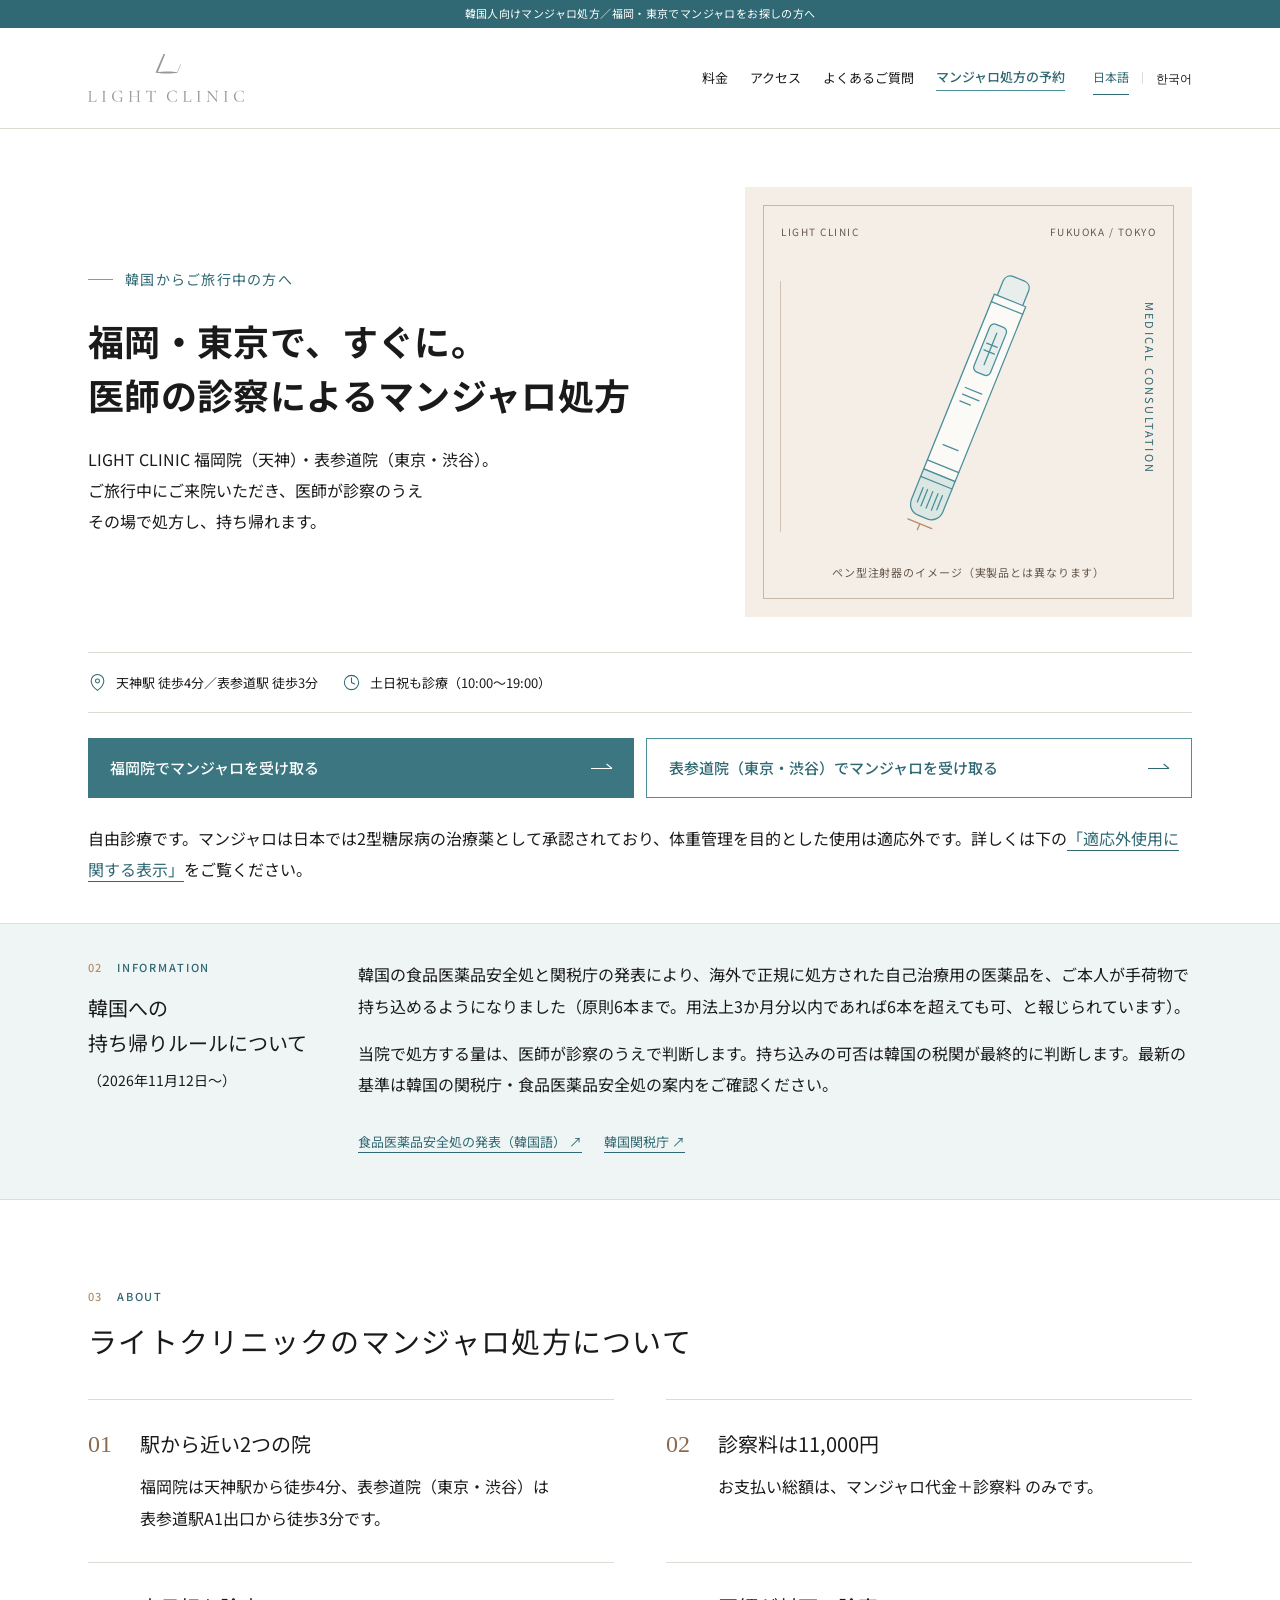
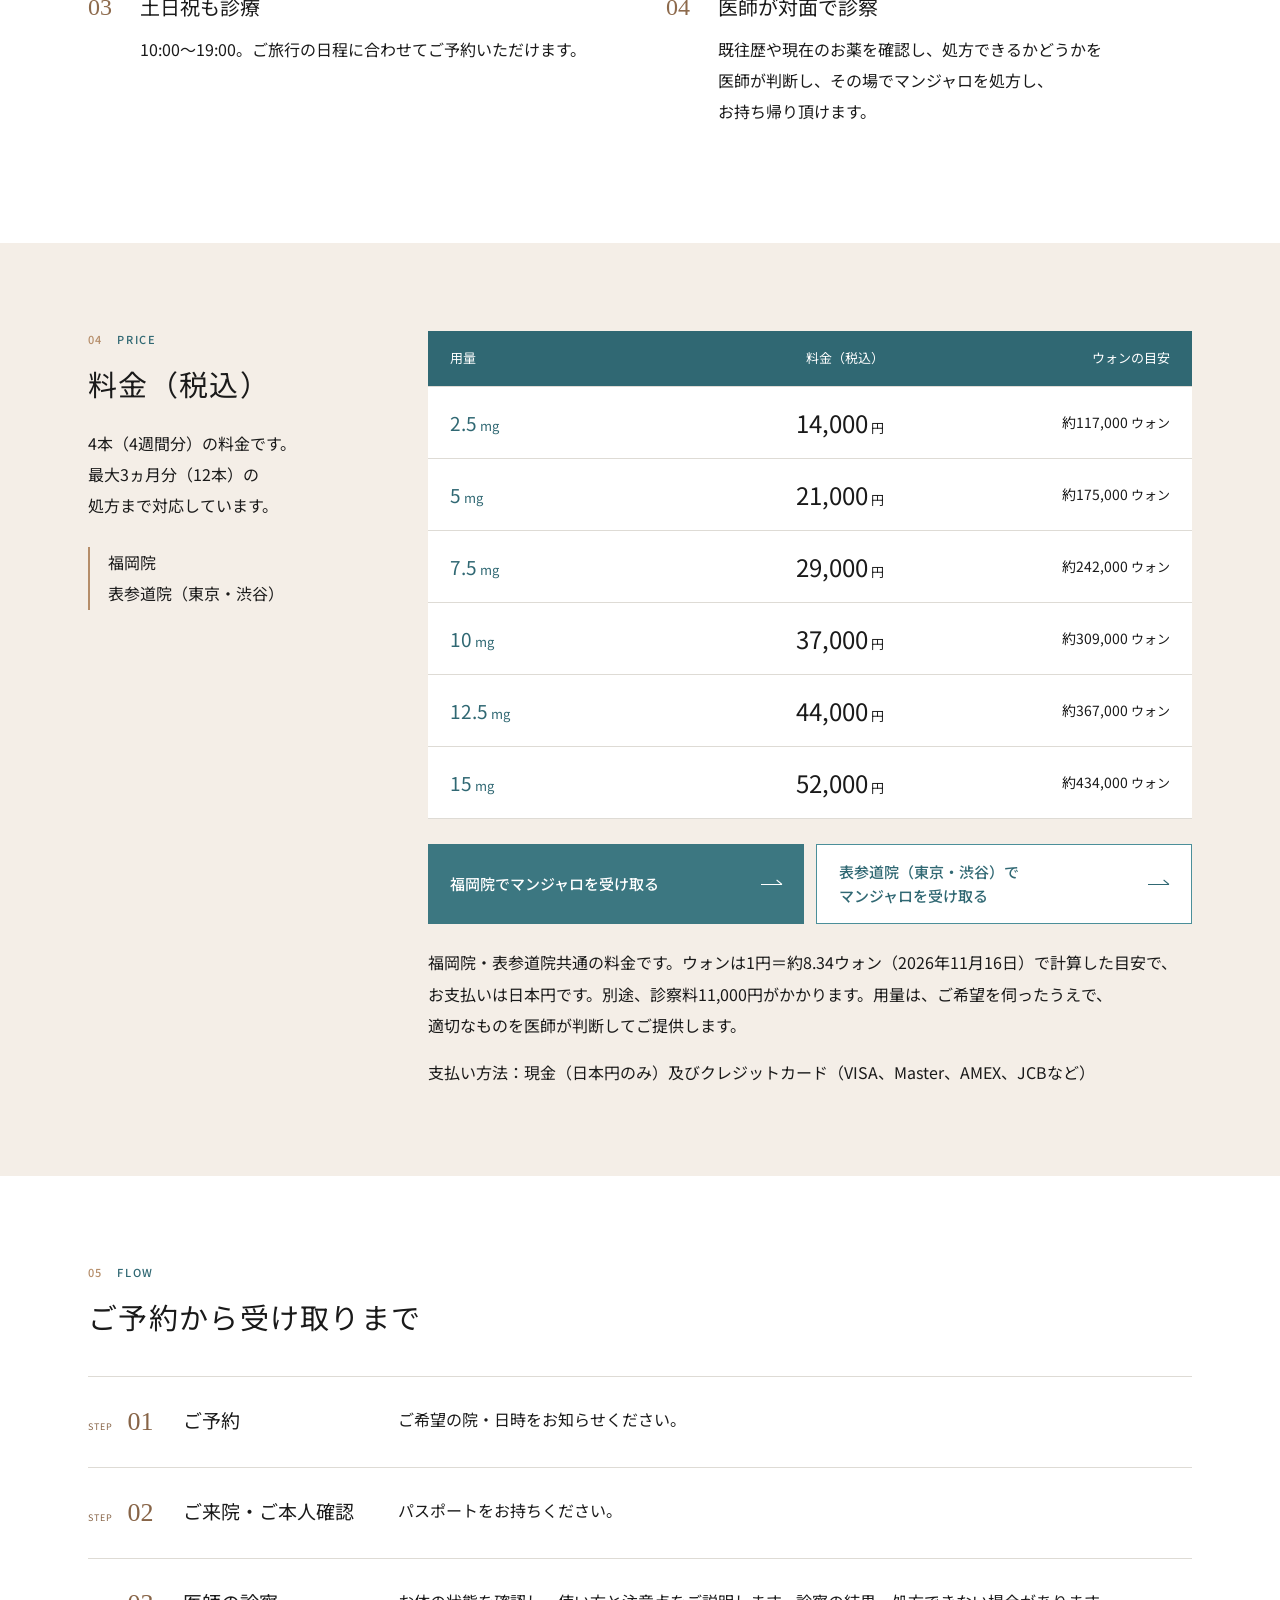
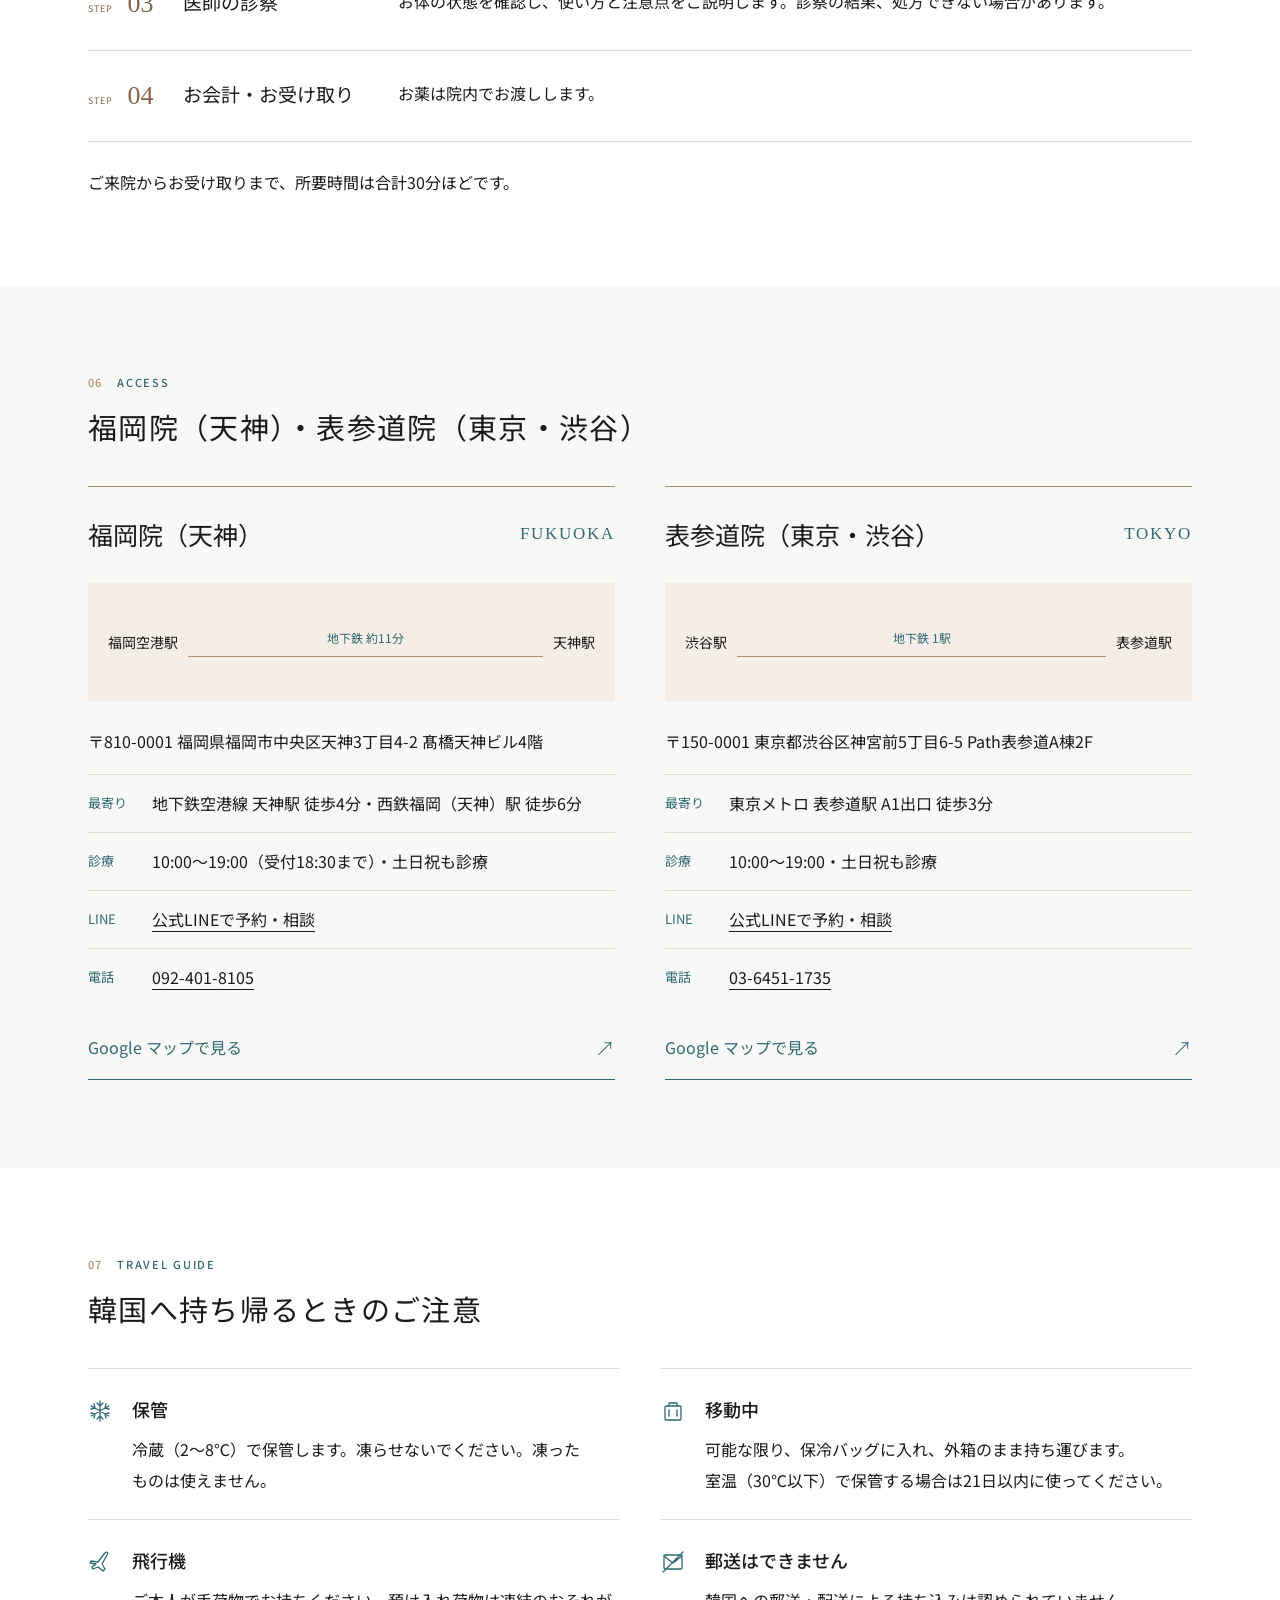
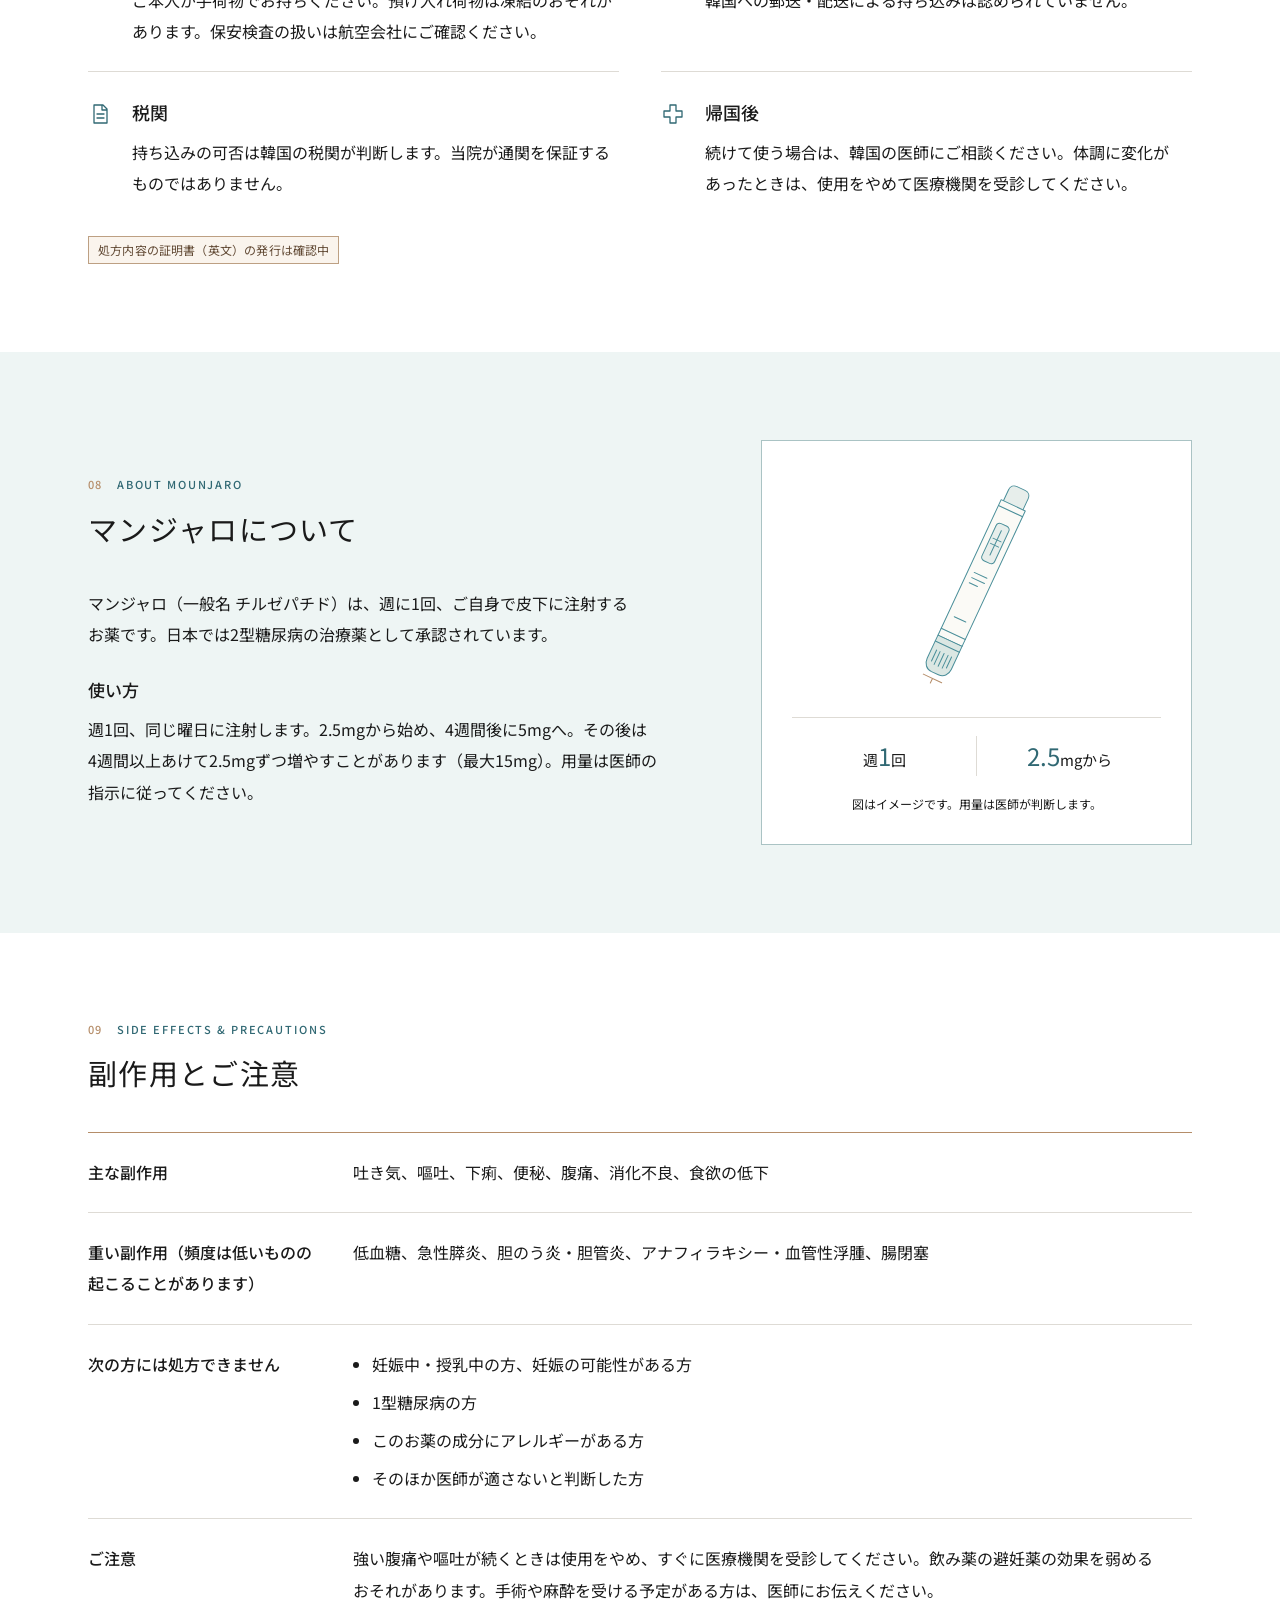
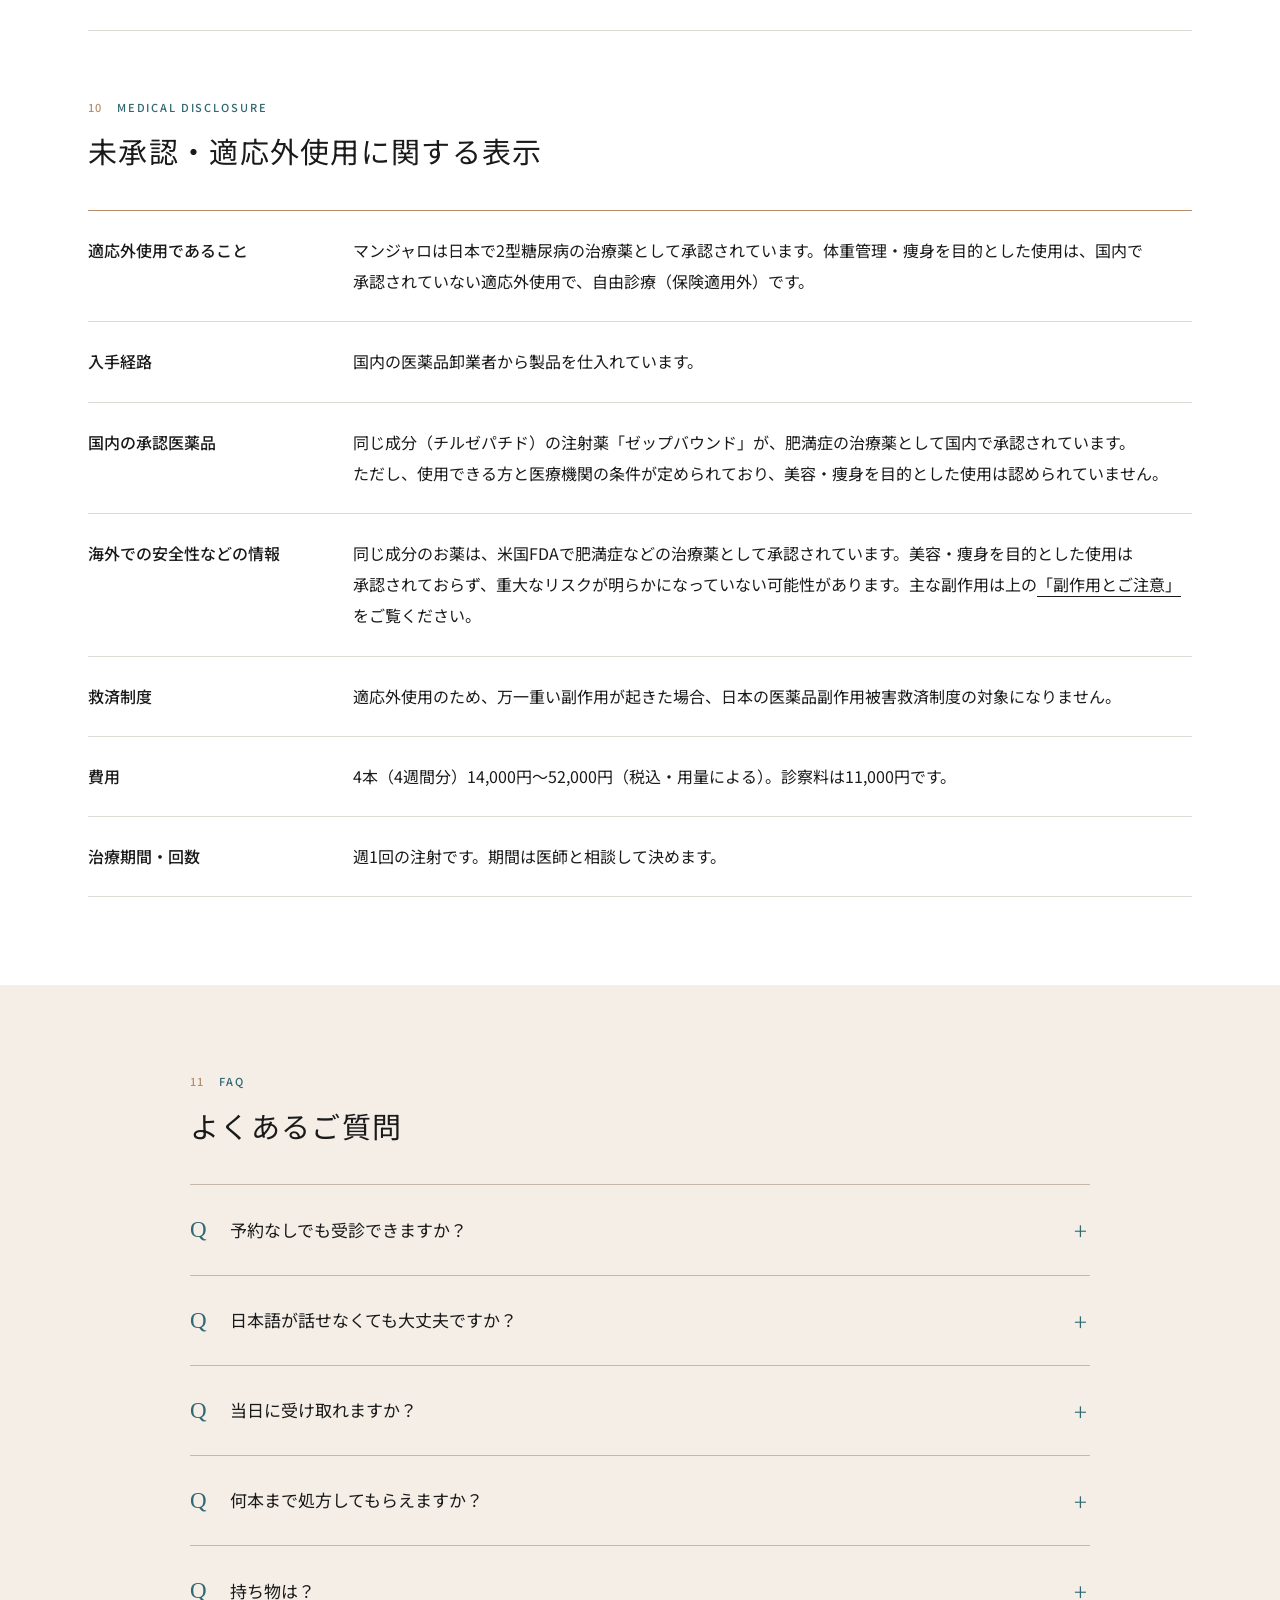
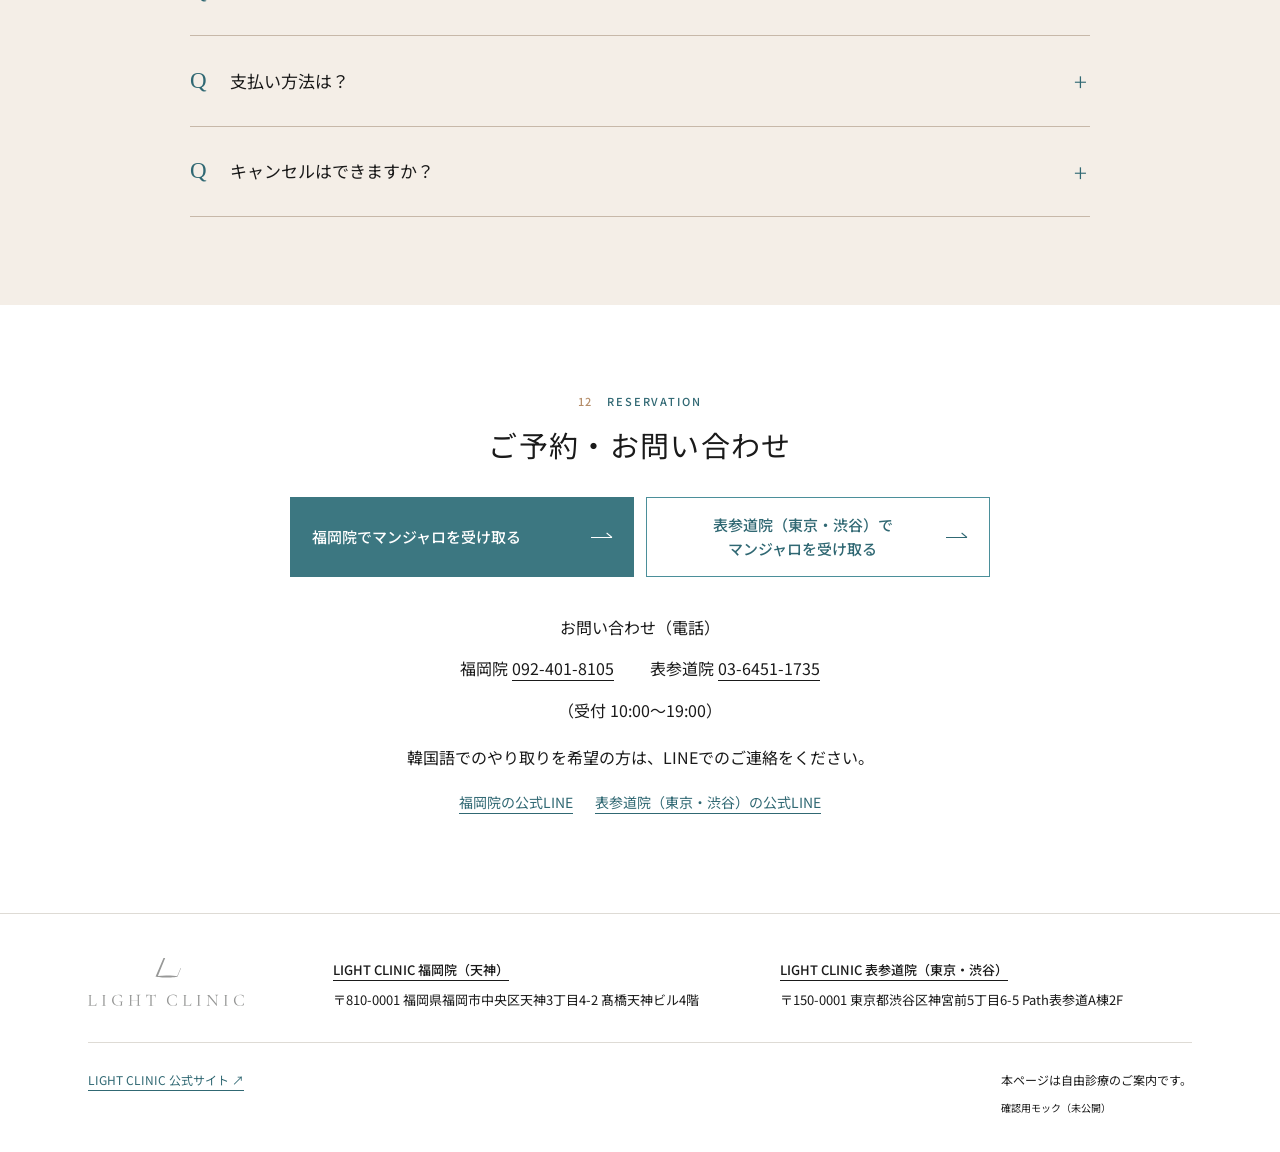
<file: index.html>
<!doctype html>
<html lang="ja"><head><meta charset="utf-8"><meta name="viewport" content="width=device-width, initial-scale=1, viewport-fit=cover"><meta name="robots" content="noindex,nofollow"><meta name="description" content="韓国からご旅行中の方へ。LIGHT CLINIC 福岡院・表参道院での医師の診察によるマンジャロ処方、料金、ご来院の流れ、注意事項のご案内。確認用モックです。"><meta name="theme-color" content="#4b8f9a"><title>マンジャロ処方のご案内｜LIGHT CLINIC 福岡院・表参道院｜確認用モック</title><link rel="icon" type="image/svg+xml" href="assets/img/logo.svg"><link rel="preconnect" href="https://fonts.googleapis.com"><link rel="preconnect" href="https://fonts.gstatic.com" crossorigin><link href="https://fonts.googleapis.com/css2?family=Noto+Sans+JP:wght@400;500;600;700&family=Noto+Sans+KR:wght@400;500;600;700&display=swap" rel="stylesheet"><link rel="stylesheet" href="assets/css/style.css?v=20261121"><link rel="alternate" hreflang="ja" href="index.html"><link rel="alternate" hreflang="ko" href="ko/index.html"></head>
<body><div class="mock-banner"><span class="phrase">韓国人向けマンジャロ処方／</span><wbr><span class="phrase">福岡・東京でマンジャロをお探しの方へ</span></div><a class="skip-link" href="#main">本文へ移動</a>
<header class="site-header wrap"><a class="brand" href="index.html" aria-label="LIGHT CLINIC"><img src="assets/img/logo.svg" width="156" height="48" alt="LIGHT CLINIC"></a><div class="header-right"><nav class="header-nav" aria-label="ページ内メニュー"><a href="#price">料金</a><a href="#access">アクセス</a><a href="#faq">よくあるご質問</a><a class="nav-reserve" href="#reserve">マンジャロ処方の予約</a></nav><nav class="languages" aria-label="言語切り替え"><a href="index.html" lang="ja" hreflang="ja" aria-current="page">日本語</a><span class="language-divider" aria-hidden="true"></span><a href="ko/index.html" lang="ko" hreflang="ko" >한국어</a></nav></div></header><main id="main">
<section class="hero" data-block="1" id="intro"><div class="wrap"><div class="hero-grid"><div><p class="hero-kicker">韓国からご旅行中の方へ</p><h1><span class="hero-title-place"><span class="phrase">福岡・東京で、</span><wbr><span class="phrase">すぐに。</span></span><span class="hero-title-treatment"><span class="phrase">医師の診察による</span><wbr><span class="phrase">マンジャロ処方</span></span></h1><p class="hero-intro"><span class="phrase">LIGHT CLINIC 福岡院（天神）・</span><wbr><span class="phrase">表参道院（東京・渋谷）。</span><wbr><span class="phrase">ご旅行中にご来院いただき、</span><wbr><span class="phrase">医師が診察のうえ</span><wbr><span class="phrase">その場で処方し、持ち帰れます。</span></p></div><figure class="hero-art"><div class="hero-art-top" aria-hidden="true"><span>LIGHT CLINIC</span><span>FUKUOKA / TOKYO</span></div><span class="art-line" aria-hidden="true"></span><img src="assets/img/injection-pen.svg" width="150" height="360" alt="ペン型注射器を表した抽象的な線画"><span class="art-side" aria-hidden="true">MEDICAL CONSULTATION</span><figcaption>ペン型注射器のイメージ（実製品とは異なります）</figcaption></figure></div><ul class="hero-points"><li><svg class="small-icon" viewBox="0 0 24 24" fill="none" stroke="currentColor" stroke-width="1.3" stroke-linecap="round" stroke-linejoin="round" aria-hidden="true"><path d="M20 10c0 6-8 12-8 12S4 16 4 10a8 8 0 1 1 16 0Z"/><circle cx="12" cy="10" r="2.5"/></svg>天神駅 徒歩4分／表参道駅 徒歩3分</li><li><svg class="small-icon" viewBox="0 0 24 24" fill="none" stroke="currentColor" stroke-width="1.3" stroke-linecap="round" stroke-linejoin="round" aria-hidden="true"><circle cx="12" cy="12" r="9"/><path d="M12 6v6l4 2"/></svg>土日祝も診療（10:00〜19:00）</li></ul><div class="cta-pair"><a class="button " href="https://line.me/R/ti/p/@632whsjq" target="_blank" rel="noopener noreferrer"><span class="button-copy"><span class="button-clinic">福岡院で</span><wbr><span class="button-action">マンジャロを受け取る</span></span><span class="arrow" aria-hidden="true"></span></a><a class="button secondary" href="https://liff.line.me/2008442521-nXGVcefE" target="_blank" rel="noopener noreferrer"><span class="button-copy"><span class="button-clinic">表参道院（東京・渋谷）で</span><wbr><span class="button-action">マンジャロを受け取る</span></span><span class="arrow" aria-hidden="true"></span></a></div><p class="hero-disclosure">自由診療です。マンジャロは日本では2型糖尿病の治療薬として承認されており、体重管理を目的とした使用は適応外です。詳しくは下の<a href="#disclosure">「適応外使用に関する表示」</a>をご覧ください。</p></div></section>
<section class="notice" data-block="2" id="notice"><div class="wrap notice-grid"><div><p class="eyebrow"><span class="section-number">02</span>INFORMATION</p><h2><span class="phrase">韓国への</span><wbr><span class="phrase">持ち帰りルールについて</span><span class="notice-date">（2026年11月12日〜）</span></h2></div><div><p>韓国の食品医薬品安全処と関税庁の発表により、海外で正規に処方された自己治療用の医薬品を、ご本人が手荷物で持ち込めるようになりました（原則6本まで。用法上3か月分以内であれば6本を超えても可、と報じられています）。</p><p>当院で処方する量は、医師が診察のうえで判断します。持ち込みの可否は韓国の税関が最終的に判断します。最新の基準は韓国の関税庁・食品医薬品安全処の案内をご確認ください。</p><div class="source-links"><a href="https://www.mfds.go.kr/brd/m_99/view.do?seq=50487" target="_blank" rel="noopener noreferrer">食品医薬品安全処の発表（韓国語） ↗</a><a href="https://www.customs.go.kr/kcs/main.do" target="_blank" rel="noopener noreferrer">韓国関税庁 ↗</a></div></div></div></section>
<section id="about" class="section " data-block="3"><div class="wrap"><div class="section-head"><p class="eyebrow"><span class="section-number">03</span>ABOUT</p><h2><span class="phrase">ライトクリニックの</span><wbr><span class="phrase">マンジャロ処方について</span></h2></div><div class="about-grid"><div class="about-item"><span class="item-num" aria-hidden="true">01</span><div><h3>駅から近い2つの院</h3><div><span class="phrase">福岡院は</span><wbr><span class="phrase">天神駅から徒歩4分、</span><wbr><span class="phrase">表参道院（東京・渋谷）は</span><wbr><span class="phrase">表参道駅A1出口から</span><wbr><span class="phrase">徒歩3分です。</span></div></div></div><div class="about-item"><span class="item-num" aria-hidden="true">02</span><div><h3>診察料は11,000円</h3><div><span class="phrase">お支払い総額は、</span><wbr><span class="phrase">マンジャロ代金＋診察料 </span><wbr><span class="phrase">のみです。</span></div></div></div><div class="about-item"><span class="item-num" aria-hidden="true">03</span><div><h3>土日祝も診療</h3><div>10:00〜19:00。ご旅行の日程に合わせてご予約いただけます。</div></div></div><div class="about-item"><span class="item-num" aria-hidden="true">04</span><div><h3>医師が対面で診察</h3><div><span class="phrase">既往歴や現在のお薬を確認し、</span><wbr><span class="phrase">処方できるかどうかを</span><wbr><span class="phrase">医師が判断し、</span><wbr><span class="phrase">その場でマンジャロを処方し、</span><wbr><span class="phrase">お持ち帰り頂けます。</span></div></div></div></div></div></section>
<section class="section price-section" id="price" data-block="4"><div class="wrap price-layout"><div><div class="section-head"><p class="eyebrow"><span class="section-number">04</span>PRICE</p><h2>料金（税込）</h2></div><p>4本（4週間分）の料金です。</p><p class="prescription-limit"><span class="phrase">最大3ヵ月分（12本）の</span><wbr><span class="phrase">処方まで対応しています。</span></p><div class="price-context">福岡院<br>表参道院（東京・渋谷）</div></div><div><table class="price-table"><caption class="visually-hidden">福岡院・表参道院共通・4本（4週間分）の料金（税込）</caption><thead><tr><th scope="col">用量</th><th scope="col">料金（税込）</th><th scope="col">ウォンの目安</th></tr></thead><tbody><tr><th scope="row">2.5<span class="unit">mg</span></th><td>14,000<span class="unit">円</span></td><td>約117,000<span class="unit">ウォン</span></td></tr><tr><th scope="row">5<span class="unit">mg</span></th><td>21,000<span class="unit">円</span></td><td>約175,000<span class="unit">ウォン</span></td></tr><tr><th scope="row">7.5<span class="unit">mg</span></th><td>29,000<span class="unit">円</span></td><td>約242,000<span class="unit">ウォン</span></td></tr><tr><th scope="row">10<span class="unit">mg</span></th><td>37,000<span class="unit">円</span></td><td>約309,000<span class="unit">ウォン</span></td></tr><tr><th scope="row">12.5<span class="unit">mg</span></th><td>44,000<span class="unit">円</span></td><td>約367,000<span class="unit">ウォン</span></td></tr><tr><th scope="row">15<span class="unit">mg</span></th><td>52,000<span class="unit">円</span></td><td>約434,000<span class="unit">ウォン</span></td></tr></tbody></table><div class="cta-pair"><a class="button " href="https://line.me/R/ti/p/@632whsjq" target="_blank" rel="noopener noreferrer"><span class="button-copy"><span class="button-clinic">福岡院で</span><wbr><span class="button-action">マンジャロを受け取る</span></span><span class="arrow" aria-hidden="true"></span></a><a class="button secondary" href="https://liff.line.me/2008442521-nXGVcefE" target="_blank" rel="noopener noreferrer"><span class="button-copy"><span class="button-clinic">表参道院（東京・渋谷）で</span><wbr><span class="button-action">マンジャロを受け取る</span></span><span class="arrow" aria-hidden="true"></span></a></div><p class="table-notes"><span class="phrase">福岡院・表参道院共通の料金です。</span><wbr><span class="phrase">ウォンは</span><wbr><span class="phrase">1円＝約8.34ウォン</span><wbr><span class="phrase">（2026年11月16日）で</span><wbr><span class="phrase">計算した目安で、</span><wbr><span class="phrase">お支払いは日本円です。</span><wbr><span class="phrase">別途、診察料11,000円が</span><wbr><span class="phrase">かかります。</span><wbr><span class="phrase">用量は、</span><wbr><span class="phrase">ご希望を伺ったうえで、</span><wbr><span class="phrase">適切なものを</span><wbr><span class="phrase">医師が判断してご提供します。</span></p><p><span class="phrase">支払い方法：</span><wbr><span class="phrase">現金（日本円のみ）及び</span><wbr><span class="phrase">クレジットカード</span><wbr><span class="phrase">（VISA、Master、AMEX、JCBなど）</span></p></div></div></section>
<section id="flow" class="section " data-block="5"><div class="wrap"><div class="section-head"><p class="eyebrow"><span class="section-number">05</span>FLOW</p><h2><span class="phrase">ご予約から</span><wbr><span class="phrase">受け取りまで</span></h2></div><ol class="steps"><li class="step"><span class="step-index" aria-hidden="true">01</span><h3>ご予約</h3><div class="step-body">ご希望の院・日時をお知らせください。</div></li><li class="step"><span class="step-index" aria-hidden="true">02</span><h3><span class="phrase">ご来院・</span><wbr><span class="phrase">ご本人確認</span></h3><div class="step-body">パスポートをお持ちください。</div></li><li class="step"><span class="step-index" aria-hidden="true">03</span><h3>医師の診察</h3><div class="step-body">お体の状態を確認し、使い方と注意点をご説明します。診察の結果、処方できない場合があります。</div></li><li class="step"><span class="step-index" aria-hidden="true">04</span><h3><span class="phrase">お会計・</span><wbr><span class="phrase">お受け取り</span></h3><div class="step-body">お薬は院内でお渡しします。</div></li></ol><p class="flow-note"><span class="phrase">ご来院からお受け取りまで、</span><wbr><span class="phrase">所要時間は合計30分ほどです。</span></p></div></section>
<section id="access" class="section access-section" data-block="6"><div class="wrap"><div class="section-head"><p class="eyebrow"><span class="section-number">06</span>ACCESS</p><h2><span class="phrase">福岡院（天神）・</span><wbr><span class="phrase">表参道院（東京・渋谷）</span></h2></div><div class="clinics"><article class="clinic"><div class="clinic-name"><h3>福岡院（天神）</h3><span class="city">FUKUOKA</span></div><div class="route" aria-label="電車でのアクセス"><span class="route-stop">福岡空港駅</span><span class="route-connection">地下鉄 約11分</span><span class="route-stop">天神駅</span></div><address><span lang="ja">〒810-0001 福岡県福岡市中央区天神3丁目4-2 髙橋天神ビル4階</span></address><dl><div><dt>最寄り</dt><dd>地下鉄空港線 天神駅 徒歩4分・西鉄福岡（天神）駅 徒歩6分</dd></div><div><dt>診療</dt><dd>10:00〜19:00（受付18:30まで）・土日祝も診療</dd></div><div><dt>LINE</dt><dd><a href="https://line.me/R/ti/p/@632whsjq" target="_blank" rel="noopener noreferrer">公式LINEで予約・相談</a></dd></div><div><dt>電話</dt><dd><a href="tel:092-401-8105">092-401-8105</a></dd></div></dl><a class="map-link" href="https://maps.app.goo.gl/uGo4LGGmjviSatcZ6" target="_blank" rel="noopener noreferrer">Google マップで見る<span class="external" aria-hidden="true">↗</span></a></article><article class="clinic"><div class="clinic-name"><h3><span class="phrase">表参道院</span><wbr><span class="phrase">（東京・渋谷）</span></h3><span class="city">TOKYO</span></div><div class="route" aria-label="電車でのアクセス"><span class="route-stop">渋谷駅</span><span class="route-connection">地下鉄 1駅</span><span class="route-stop">表参道駅</span></div><address><span lang="ja">〒150-0001 東京都渋谷区神宮前5丁目6-5 Path表参道A棟2F</span></address><dl><div><dt>最寄り</dt><dd>東京メトロ 表参道駅 A1出口 徒歩3分</dd></div><div><dt>診療</dt><dd>10:00〜19:00・土日祝も診療</dd></div><div><dt>LINE</dt><dd><a href="https://liff.line.me/2008442521-nXGVcefE" target="_blank" rel="noopener noreferrer">公式LINEで予約・相談</a></dd></div><div><dt>電話</dt><dd><a href="tel:03-6451-1735">03-6451-1735</a></dd></div></dl><a class="map-link" href="https://maps.app.goo.gl/s62KAz49sCM9kB3t7" target="_blank" rel="noopener noreferrer">Google マップで見る<span class="external" aria-hidden="true">↗</span></a></article></div></div></section>
<section id="travel" class="section " data-block="7"><div class="wrap"><div class="section-head"><p class="eyebrow"><span class="section-number">07</span>TRAVEL GUIDE</p><h2><span class="phrase">韓国へ持ち帰るときの</span><wbr><span class="phrase">ご注意</span></h2></div><div class="travel-grid"><div class="travel-item"><svg class="small-icon" viewBox="0 0 24 24" fill="none" stroke="currentColor" stroke-width="1.3" stroke-linecap="round" stroke-linejoin="round" aria-hidden="true"><path d="M12 2v20M3.3 7l17.4 10M3.3 17 20.7 7M9 4l3 3 3-3M9 20l3-3 3 3M3 10l4-1-1-4M18 19l-1-4 4-1M3 14l4 1-1 4M18 5l-1 4 4 1"/></svg><div><h3>保管</h3><p>冷蔵（2〜8℃）で保管します。凍らせないでください。凍ったものは使えません。</p></div></div><div class="travel-item"><svg class="small-icon" viewBox="0 0 24 24" fill="none" stroke="currentColor" stroke-width="1.3" stroke-linecap="round" stroke-linejoin="round" aria-hidden="true"><rect x="4" y="7" width="16" height="14" rx="1"/><path d="M8 7V4h8v3M8 11v6M16 11v6"/></svg><div><h3>移動中</h3><p><span class="phrase">可能な限り、</span><wbr><span class="phrase">保冷バッグに入れ、</span><wbr><span class="phrase">外箱のまま持ち運びます。</span><wbr><span class="phrase">室温（30℃以下）で</span><wbr><span class="phrase">保管する場合は</span><wbr><span class="phrase">21日以内に使ってください。</span></p></div></div><div class="travel-item"><svg class="small-icon" viewBox="0 0 24 24" fill="none" stroke="currentColor" stroke-width="1.3" stroke-linecap="round" stroke-linejoin="round" aria-hidden="true"><path d="m3 11 7 1 6-8c2-3 5-2 3 1l-5 9 3 5-2 2-5-4-5 2-1-2 4-3-6-1z"/></svg><div><h3>飛行機</h3><p>ご本人が手荷物でお持ちください。預け入れ荷物は凍結のおそれがあります。保安検査の扱いは航空会社にご確認ください。</p></div></div><div class="travel-item"><svg class="small-icon" viewBox="0 0 24 24" fill="none" stroke="currentColor" stroke-width="1.3" stroke-linecap="round" stroke-linejoin="round" aria-hidden="true"><rect x="3" y="5" width="18" height="14" rx="1"/><path d="m3 6 9 7 9-7M2 22 22 2"/></svg><div><h3>郵送はできません</h3><p>韓国への郵送・配送による持ち込みは認められていません。</p></div></div><div class="travel-item"><svg class="small-icon" viewBox="0 0 24 24" fill="none" stroke="currentColor" stroke-width="1.3" stroke-linecap="round" stroke-linejoin="round" aria-hidden="true"><path d="M6 3h9l4 4v14H6zM14 3v5h5M9 12h7M9 16h7"/></svg><div><h3>税関</h3><p>持ち込みの可否は韓国の税関が判断します。当院が通関を保証するものではありません。</p></div></div><div class="travel-item"><svg class="small-icon" viewBox="0 0 24 24" fill="none" stroke="currentColor" stroke-width="1.3" stroke-linecap="round" stroke-linejoin="round" aria-hidden="true"><path d="M9 3h6v6h6v6h-6v6H9v-6H3V9h6z"/></svg><div><h3>帰国後</h3><p>続けて使う場合は、韓国の医師にご相談ください。体調に変化があったときは、使用をやめて医療機関を受診してください。</p></div></div></div><p class="badge-line"><span class="badge">処方内容の証明書（英文）の発行は確認中</span></p></div></section>
<section class="section medicine-section" id="medicine" data-block="8"><div class="wrap medicine-layout"><div class="medicine-text"><div class="section-head"><p class="eyebrow"><span class="section-number">08</span>ABOUT MOUNJARO</p><h2>マンジャロについて</h2></div><p>マンジャロ（一般名 チルゼパチド）は、週に1回、ご自身で皮下に注射するお薬です。日本では2型糖尿病の治療薬として承認されています。</p><h3>使い方</h3><p>週1回、同じ曜日に注射します。2.5mgから始め、4週間後に5mgへ。その後は4週間以上あけて2.5mgずつ増やすことがあります（最大15mg）。用量は医師の指示に従ってください。</p></div><figure class="medicine-diagram"><img src="assets/img/injection-pen.svg" width="150" height="360" loading="lazy" alt="ペン型注射器を表した抽象的な線画"><div class="medicine-facts"><div>週<strong>1</strong>回</div><div><strong>2.5</strong>mgから</div></div><figcaption>図はイメージです。用量は医師が判断します。</figcaption></figure></div></section>
<section id="safety" class="section safety-section" data-block="9"><div class="wrap"><div class="section-head"><p class="eyebrow"><span class="section-number">09</span>SIDE EFFECTS & PRECAUTIONS</p><h2>副作用とご注意</h2></div><dl class="medical-list"><div><dt>主な副作用</dt><dd>吐き気、嘔吐、下痢、便秘、腹痛、消化不良、食欲の低下</dd></div><div><dt>重い副作用（頻度は低いものの起こることがあります）</dt><dd>低血糖、急性膵炎、胆のう炎・胆管炎、アナフィラキシー・血管性浮腫、腸閉塞</dd></div><div><dt>次の方には処方できません</dt><dd><ul><li>妊娠中・授乳中の方、妊娠の可能性がある方</li><li>1型糖尿病の方</li><li>このお薬の成分にアレルギーがある方</li><li>そのほか医師が適さないと判断した方</li></ul></dd></div><div><dt>ご注意</dt><dd>強い腹痛や嘔吐が続くときは使用をやめ、すぐに医療機関を受診してください。飲み薬の避妊薬の効果を弱めるおそれがあります。手術や麻酔を受ける予定がある方は、医師にお伝えください。</dd></div></dl></div></section>
<section id="disclosure" class="section disclosure-section" data-block="10"><div class="wrap"><div class="section-head"><p class="eyebrow"><span class="section-number">10</span>MEDICAL DISCLOSURE</p><h2>未承認・適応外使用に関する表示</h2></div><dl class="medical-list"><div><dt>適応外使用であること</dt><dd>マンジャロは日本で2型糖尿病の治療薬として承認されています。体重管理・痩身を目的とした使用は、国内で承認されていない適応外使用で、自由診療（保険適用外）です。</dd></div><div><dt>入手経路</dt><dd><span class="phrase">国内の医薬品卸業者から</span><wbr><span class="phrase">製品を仕入れています。</span></dd></div><div><dt>国内の承認医薬品</dt><dd>同じ成分（チルゼパチド）の注射薬「ゼップバウンド」が、肥満症の治療薬として国内で承認されています。ただし、使用できる方と医療機関の条件が定められており、美容・痩身を目的とした使用は認められていません。</dd></div><div><dt>海外での安全性などの情報</dt><dd>同じ成分のお薬は、米国FDAで肥満症などの治療薬として承認されています。美容・痩身を目的とした使用は承認されておらず、重大なリスクが明らかになっていない可能性があります。主な副作用は上の<a href="#safety">「副作用とご注意」</a>をご覧ください。</dd></div><div><dt>救済制度</dt><dd>適応外使用のため、万一重い副作用が起きた場合、日本の医薬品副作用被害救済制度の対象になりません。</dd></div><div><dt>費用</dt><dd>4本（4週間分）14,000円〜52,000円（税込・用量による）。診察料は11,000円です。</dd></div><div><dt>治療期間・回数</dt><dd>週1回の注射です。期間は医師と相談して決めます。</dd></div></dl></div></section>
<section id="faq" class="section faq-section" data-block="11"><div class="narrow"><div class="section-head"><p class="eyebrow"><span class="section-number">11</span>FAQ</p><h2>よくあるご質問</h2></div><div class="faq-list"><details><summary>予約なしでも受診できますか？</summary><div class="faq-answer"><p><span class="phrase">前日までに</span><wbr><span class="phrase">公式LINEから</span><wbr><span class="phrase">ご予約をお願いします。</span></p><div class="line-links"><a href="https://line.me/R/ti/p/@632whsjq" target="_blank" rel="noopener noreferrer">福岡院の公式LINE</a><a href="https://liff.line.me/2008442521-nXGVcefE" target="_blank" rel="noopener noreferrer">表参道院（東京・渋谷）の公式LINE</a></div></div></details><details><summary>日本語が話せなくても大丈夫ですか？</summary><div class="faq-answer"><p><span class="phrase">はい、大丈夫です。</span><wbr><span class="phrase">問診などに必要な内容は</span><wbr><span class="phrase">韓国語の資料でご用意しています。</span><wbr><span class="phrase">必要に応じて</span><wbr><span class="phrase">英語や翻訳アプリを通じた対話で</span><wbr><span class="phrase">対応可能です。</span></p></div></details><details><summary>当日に受け取れますか？</summary><div class="faq-answer"><p>診察のうえ処方となった場合、当日に院内でお渡しします。在庫の状況により、お渡しできない用量がある場合があります。</p></div></details><details><summary>何本まで処方してもらえますか？</summary><div class="faq-answer"><p><span class="phrase">医師が診察のうえで判断しますが、</span><wbr><span class="phrase">最大3ヵ月分（12本）まで</span><wbr><span class="phrase">処方可能です。</span></p></div></details><details><summary>持ち物は？</summary><div class="faq-answer"><p><span class="phrase">パスポート、</span><wbr><span class="phrase">現在使っているお薬が分かるもの、</span><wbr><span class="phrase">必要に応じて</span><wbr><span class="phrase">保冷バッグをお持ちください。</span></p></div></details><details><summary>支払い方法は？</summary><div class="faq-answer"><p><span class="phrase">現金（日本円のみ）及び</span><wbr><span class="phrase">クレジットカード</span><wbr><span class="phrase">（VISA、Master、AMEX、JCBなど）で</span><wbr><span class="phrase">お支払いいただけます。</span></p></div></details><details><summary>キャンセルはできますか？</summary><div class="faq-answer"><p><span class="phrase">可能です。</span><wbr><span class="phrase">予約後、</span><wbr><span class="phrase">ご都合悪くなった場合は、</span><wbr><span class="phrase">LINEにて</span><wbr><span class="phrase">キャンセルしたい旨の</span><wbr><span class="phrase">ご連絡をしてください。</span></p></div></details></div></div></section>
<section id="reserve" class="section reserve-section" data-block="12"><div class="wrap"><div class="section-head"><p class="eyebrow"><span class="section-number">12</span>RESERVATION</p><h2>ご予約・お問い合わせ</h2></div><div class="cta-pair"><a class="button " href="https://line.me/R/ti/p/@632whsjq" target="_blank" rel="noopener noreferrer"><span class="button-copy"><span class="button-clinic">福岡院で</span><wbr><span class="button-action">マンジャロを受け取る</span></span><span class="arrow" aria-hidden="true"></span></a><a class="button secondary" href="https://liff.line.me/2008442521-nXGVcefE" target="_blank" rel="noopener noreferrer"><span class="button-copy"><span class="button-clinic">表参道院（東京・渋谷）で</span><wbr><span class="button-action">マンジャロを受け取る</span></span><span class="arrow" aria-hidden="true"></span></a></div><div class="phone-block"><p>お問い合わせ（電話）</p><div class="phones"><span>福岡院 <a href="tel:092-401-8105">092-401-8105</a></span><span>表参道院 <a href="tel:03-6451-1735">03-6451-1735</a></span></div><p>（受付 10:00〜19:00）</p><p><span class="phrase">韓国語でのやり取りを希望の方は、</span><wbr><span class="phrase">LINEでのご連絡をください。</span></p><div class="line-links"><a href="https://line.me/R/ti/p/@632whsjq" target="_blank" rel="noopener noreferrer">福岡院の公式LINE</a><a href="https://liff.line.me/2008442521-nXGVcefE" target="_blank" rel="noopener noreferrer">表参道院（東京・渋谷）の公式LINE</a></div></div></div></section>
</main><footer class="site-footer"><div class="wrap"><div class="footer-main"><a class="brand" href="https://light-clinic.co.jp/" target="_blank" rel="noopener noreferrer"><img src="assets/img/logo.svg" width="156" height="48" loading="lazy" alt="LIGHT CLINIC"></a>
<address><b><a href="https://light-clinic.co.jp/clinic/fukuoka/" target="_blank" rel="noopener noreferrer">LIGHT CLINIC 福岡院（天神）</a></b><span lang="ja">〒810-0001 福岡県福岡市中央区天神3丁目4-2 髙橋天神ビル4階</span></address>
<address><b><a href="https://light-clinic.co.jp/clinic/omotesando/" target="_blank" rel="noopener noreferrer">LIGHT CLINIC <span class="phrase">表参道院</span><wbr><span class="phrase">（東京・渋谷）</span></a></b><span lang="ja">〒150-0001 東京都渋谷区神宮前5丁目6-5 Path表参道A棟2F</span></address>
</div><div class="footer-bottom"><a class="official-link" href="https://light-clinic.co.jp/" target="_blank" rel="noopener noreferrer">LIGHT CLINIC 公式サイト ↗</a><p>本ページは自由診療のご案内です。<small class="footer-mock">確認用モック（未公開）</small></p></div></div></footer><nav class="mobile-reserve" aria-label="予約のご案内"><div class="cta-pair"><a class="button " href="https://line.me/R/ti/p/@632whsjq" target="_blank" rel="noopener noreferrer"><span class="button-copy"><span class="button-clinic">福岡院で</span><wbr><span class="button-action">マンジャロを受け取る</span></span><span class="arrow" aria-hidden="true"></span></a><a class="button secondary" href="https://liff.line.me/2008442521-nXGVcefE" target="_blank" rel="noopener noreferrer"><span class="button-copy"><span class="button-clinic">表参道院（東京・渋谷）で</span><wbr><span class="button-action">マンジャロを受け取る</span></span><span class="arrow" aria-hidden="true"></span></a></div></nav></body></html>
</file>
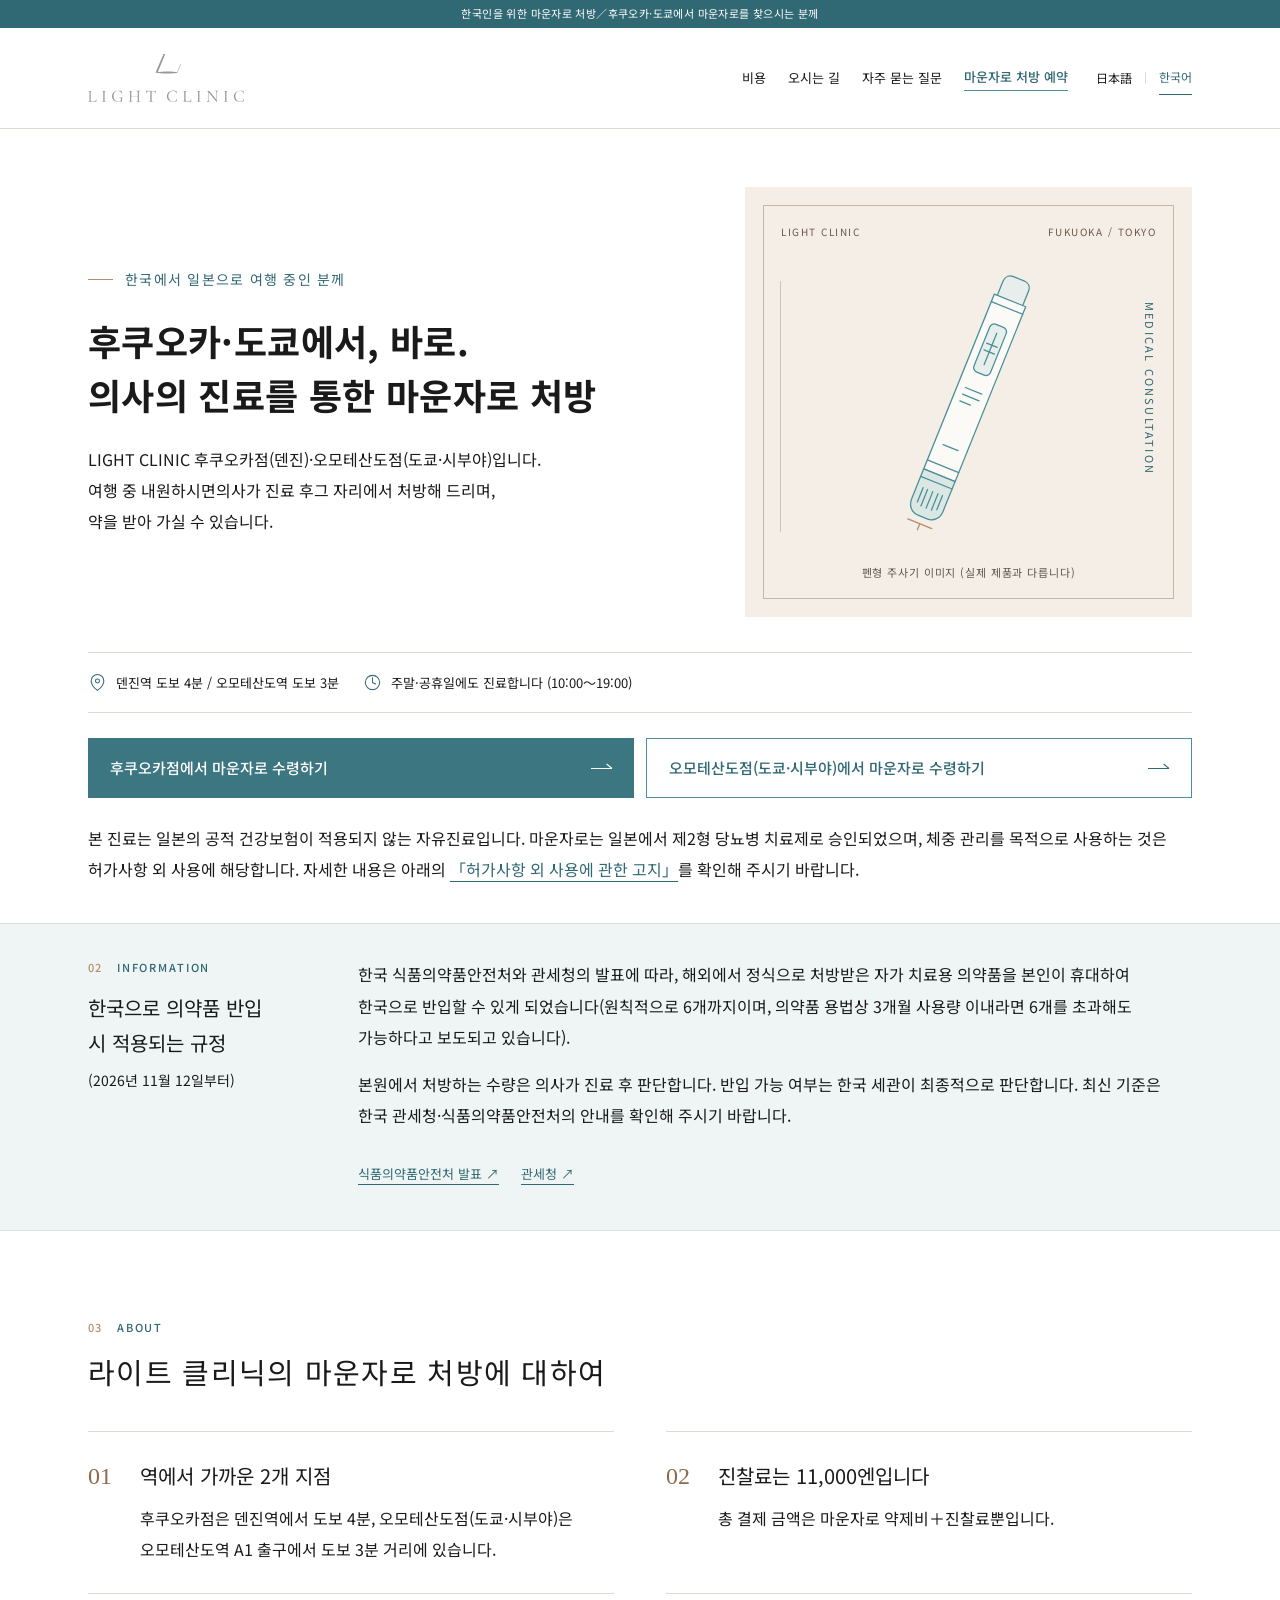
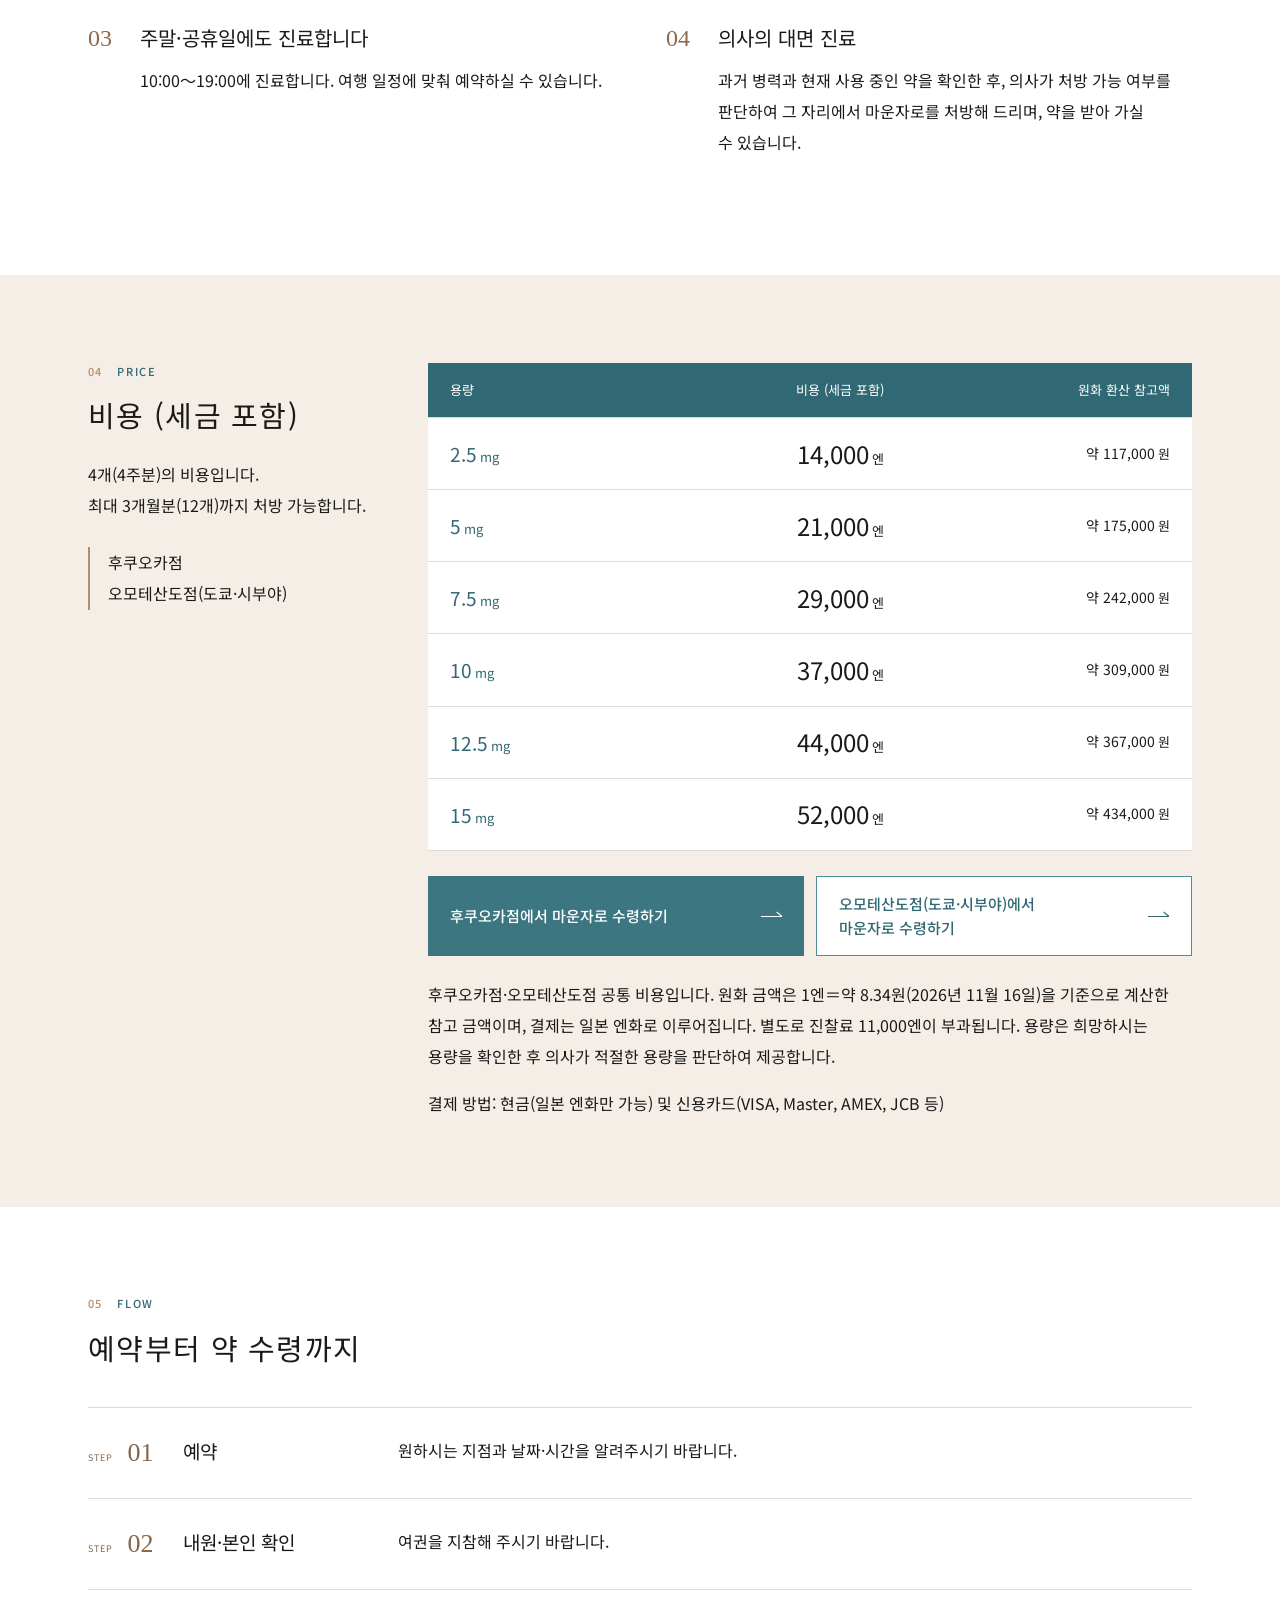
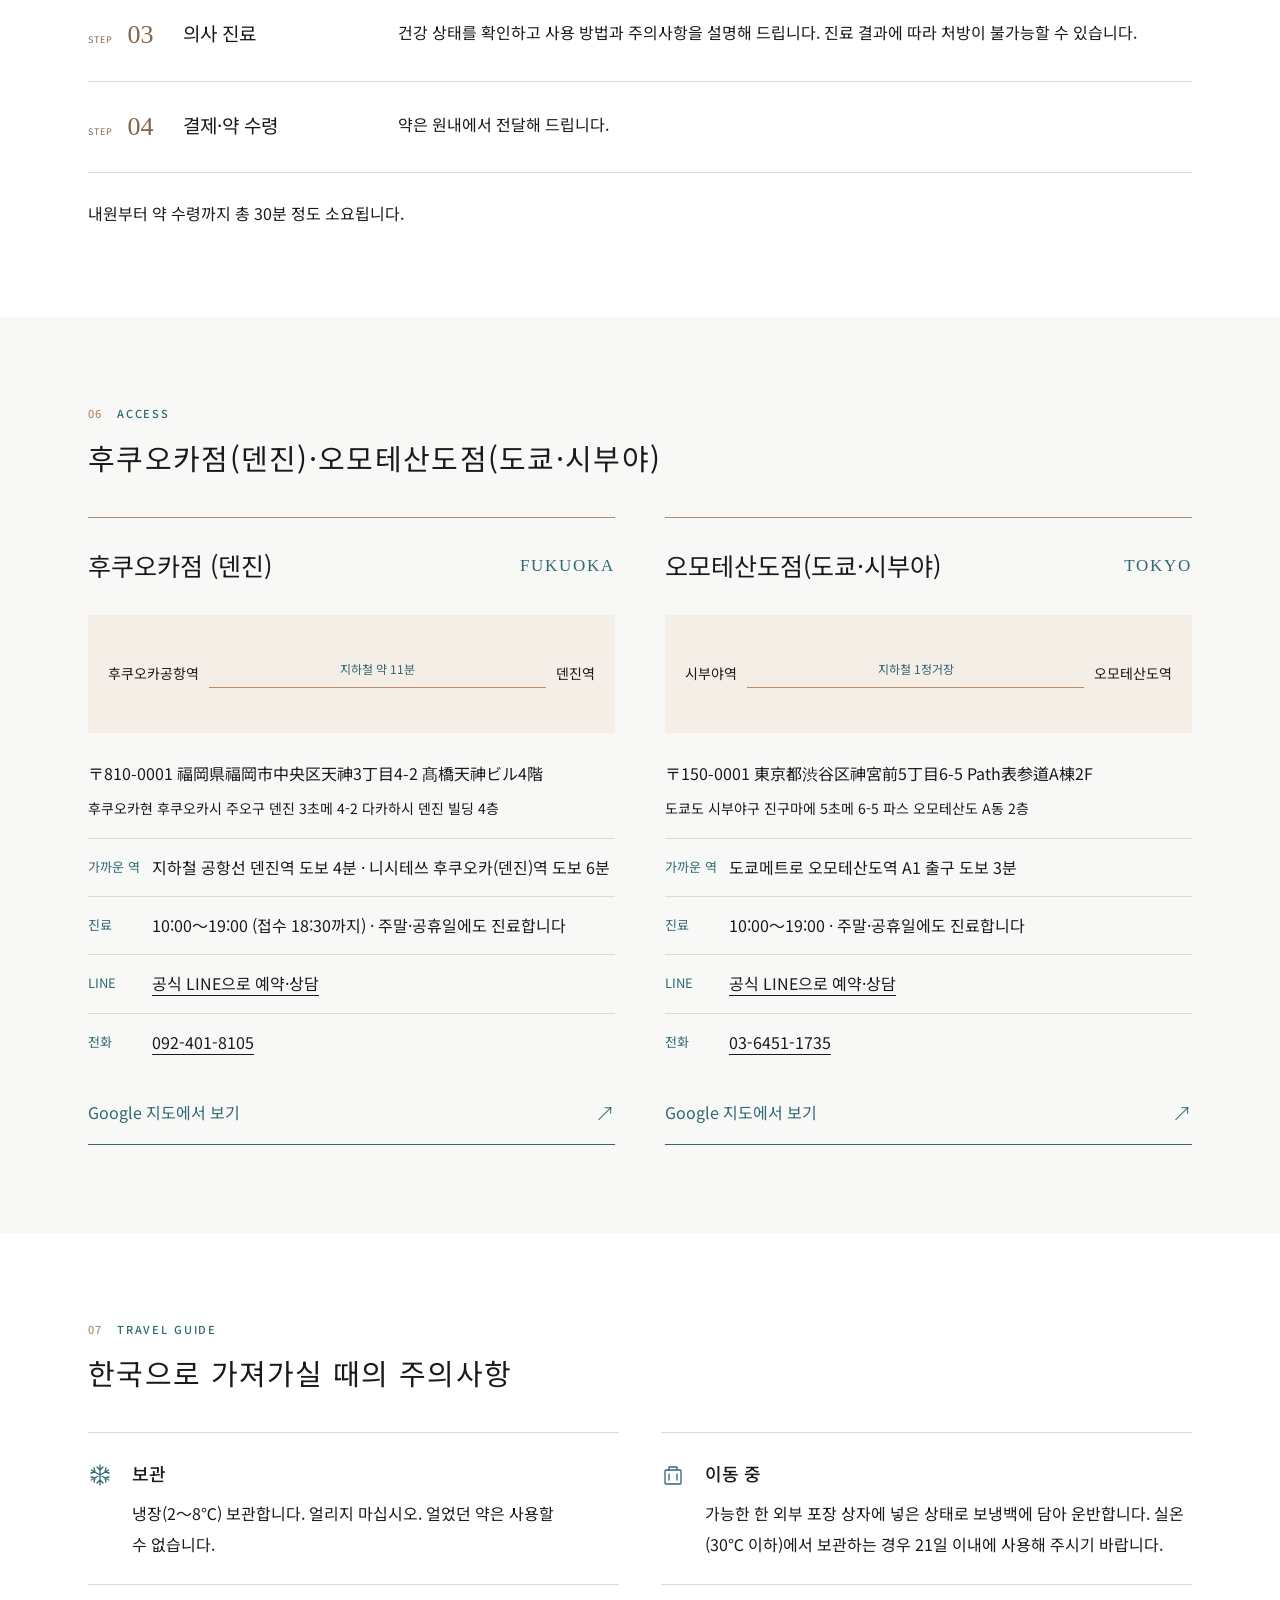
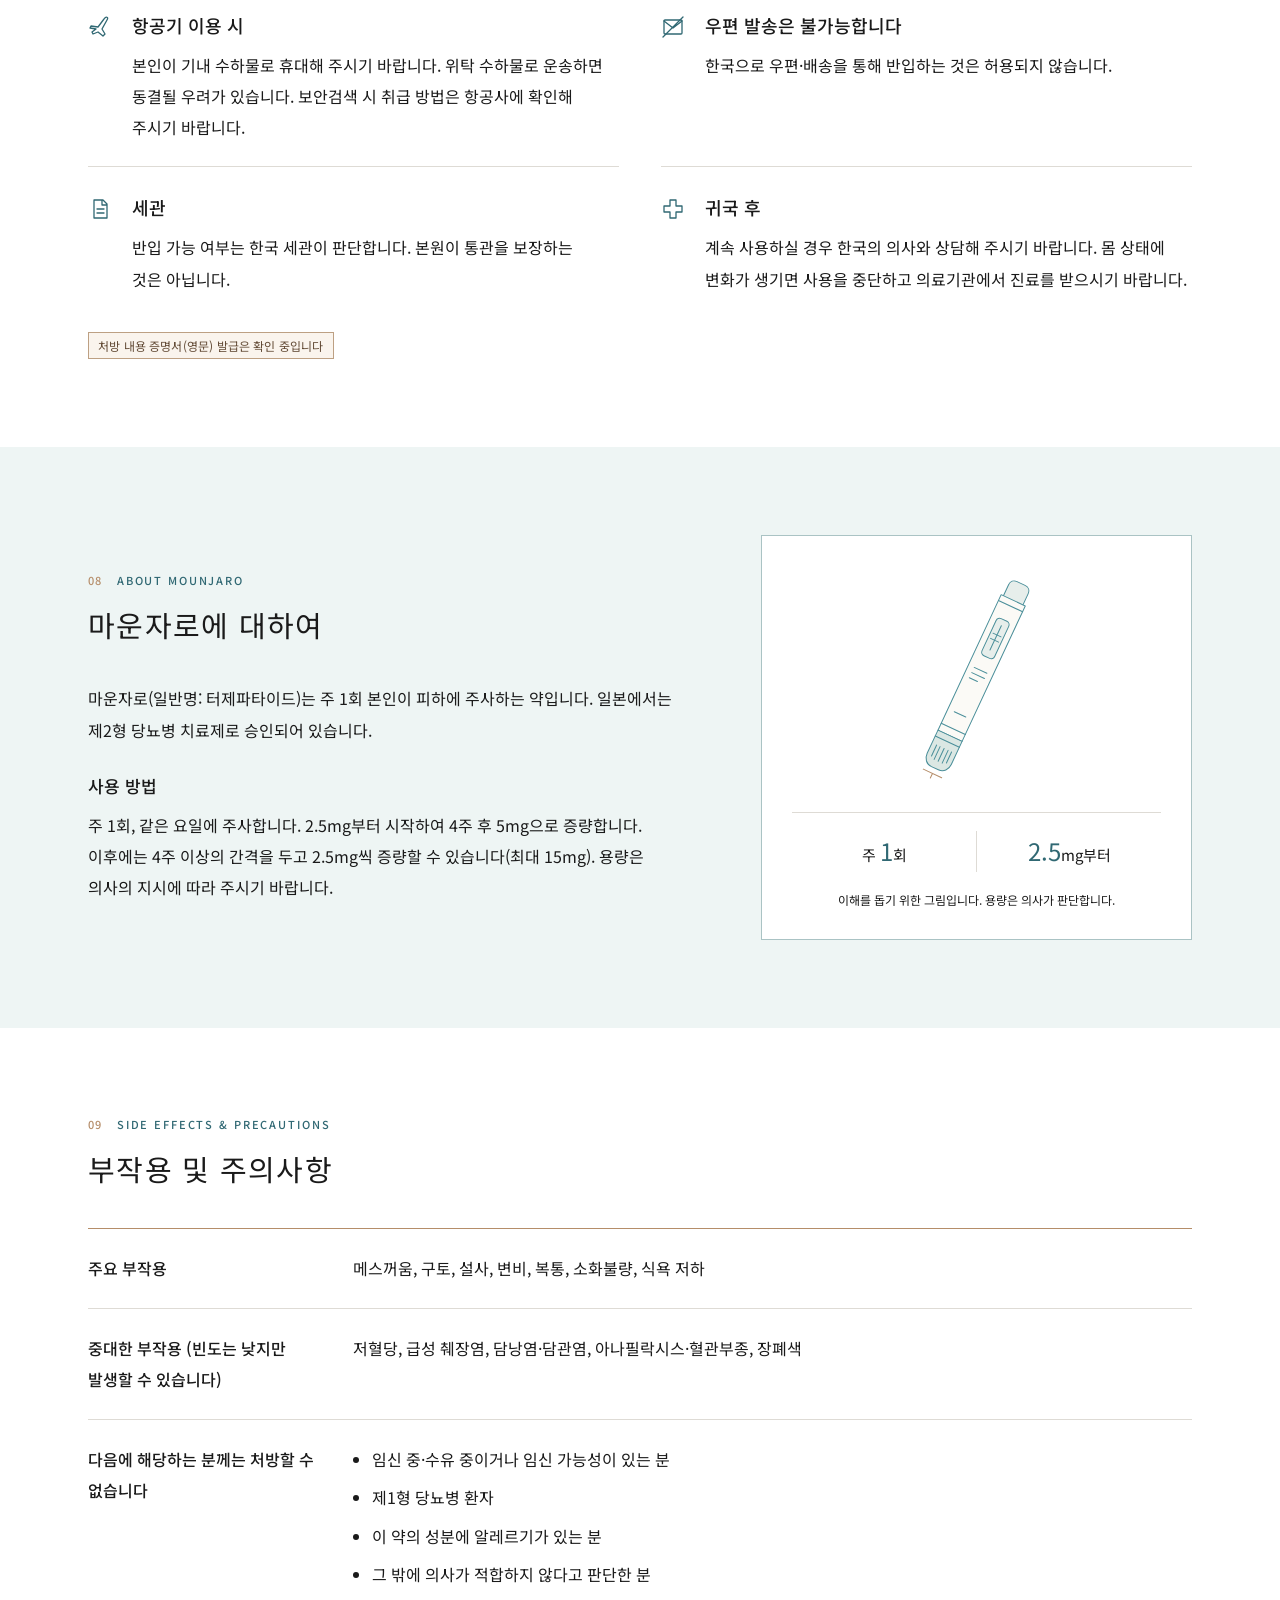
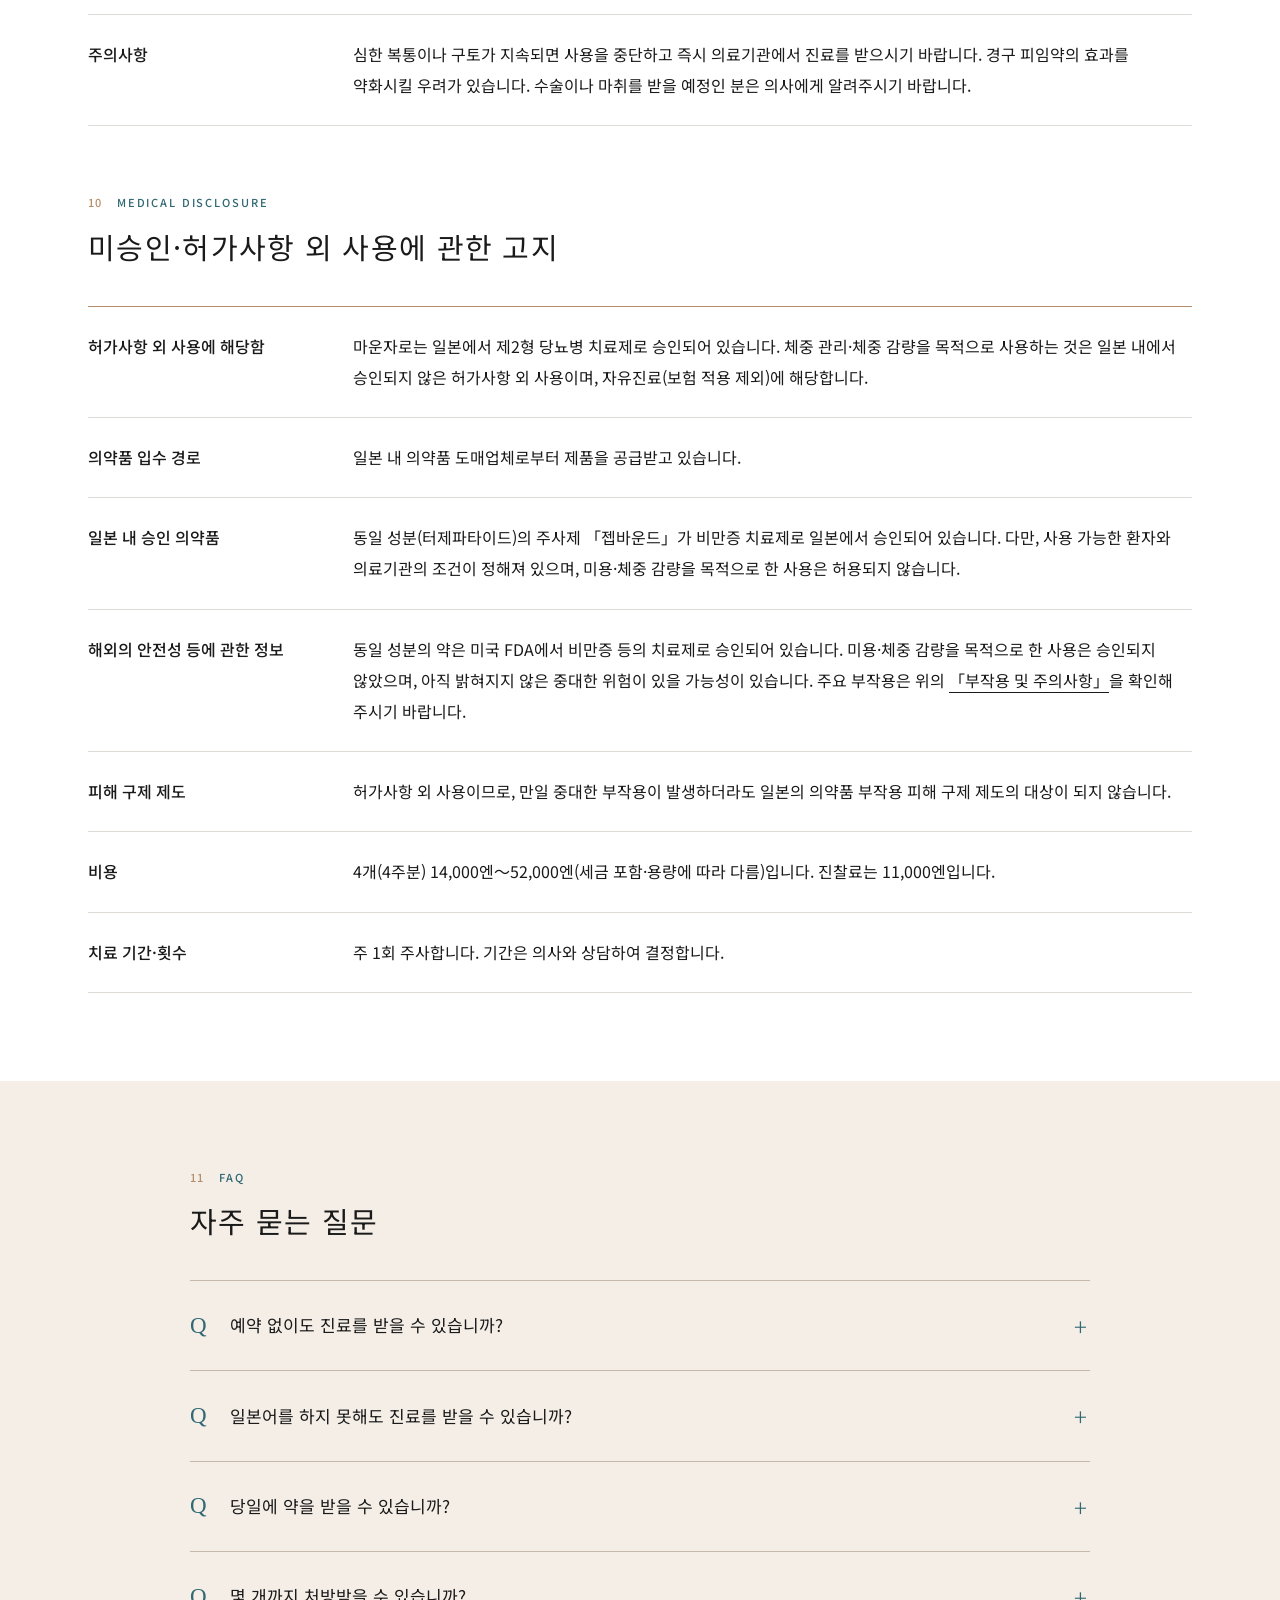
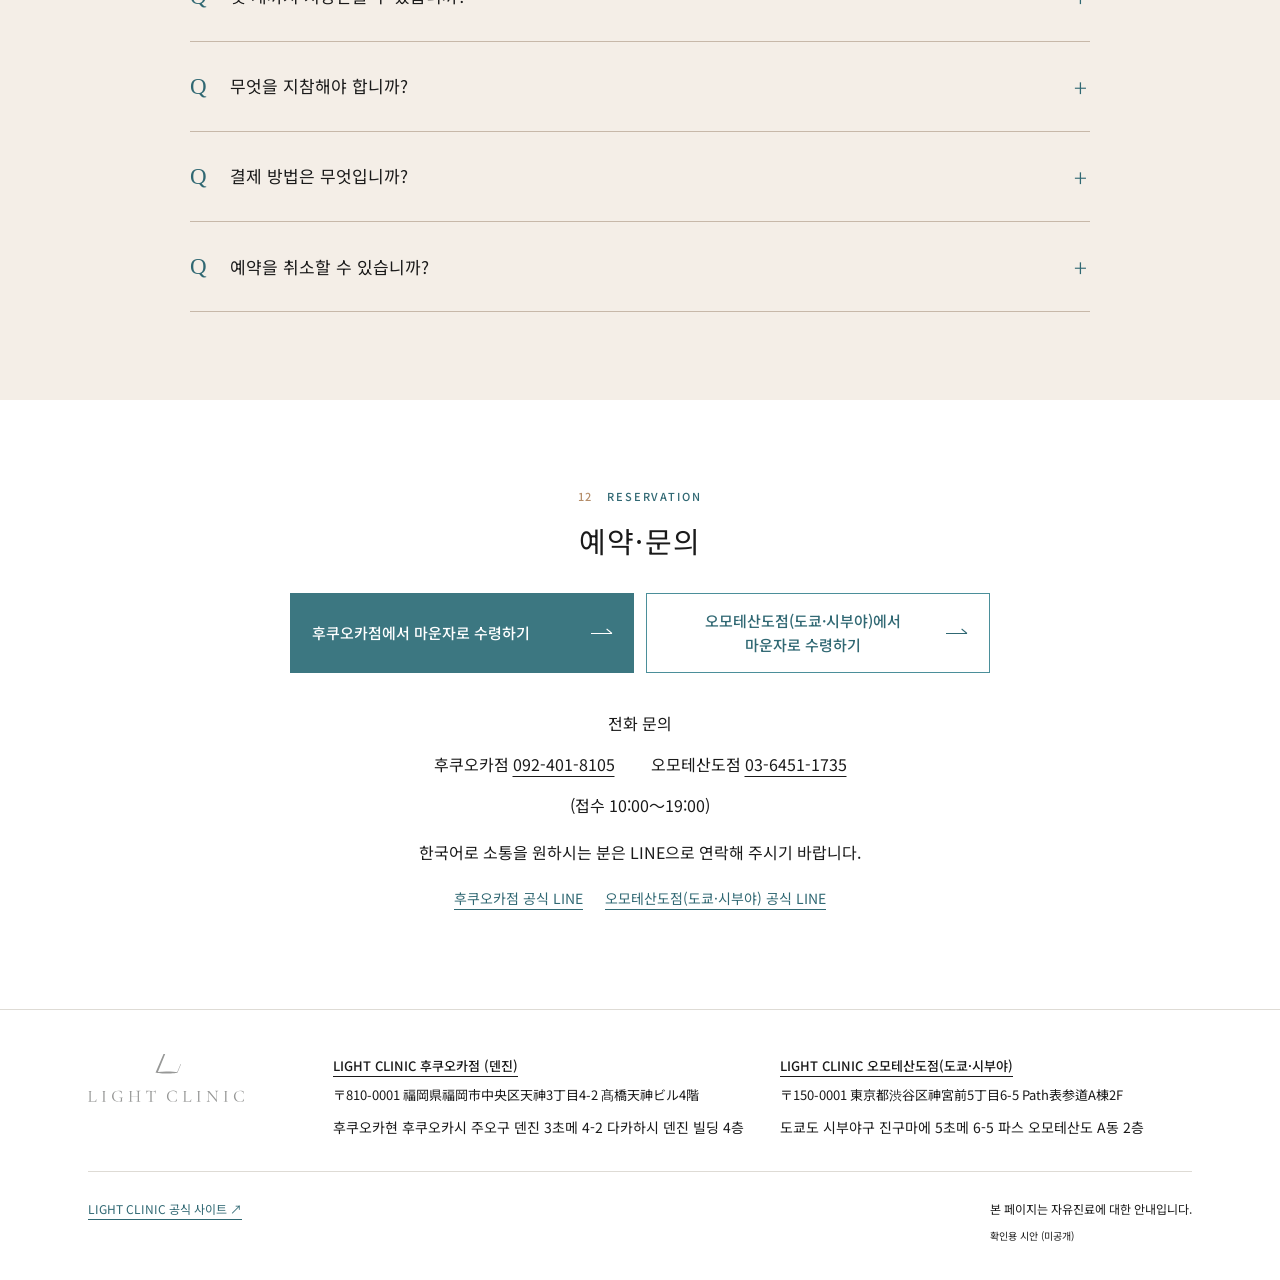
<file: ko/index.html>
<!doctype html>
<html lang="ko"><head><meta charset="utf-8"><meta name="viewport" content="width=device-width, initial-scale=1, viewport-fit=cover"><meta name="robots" content="noindex,nofollow"><meta name="description" content="한국에서 일본으로 여행 중인 분을 위한 LIGHT CLINIC 후쿠오카점·오모테산도점의 마운자로 처방 안내입니다. 진료, 비용, 내원 절차 및 주의사항을 안내하는 확인용 시안입니다."><meta name="theme-color" content="#4b8f9a"><title>마운자로 처방 안내｜LIGHT CLINIC 후쿠오카점·오모테산도점｜확인용 시안</title><link rel="icon" type="image/svg+xml" href="../assets/img/logo.svg"><link rel="preconnect" href="https://fonts.googleapis.com"><link rel="preconnect" href="https://fonts.gstatic.com" crossorigin><link href="https://fonts.googleapis.com/css2?family=Noto+Sans+JP:wght@400;500;600;700&family=Noto+Sans+KR:wght@400;500;600;700&display=swap" rel="stylesheet"><link rel="stylesheet" href="../assets/css/style.css?v=20261121"><link rel="alternate" hreflang="ja" href="../index.html"><link rel="alternate" hreflang="ko" href="../ko/index.html"></head>
<body><div class="mock-banner"><span class="phrase">한국인을 위한 마운자로 처방／</span><wbr><span class="phrase">후쿠오카·도쿄에서 마운자로를 찾으시는 분께</span></div><a class="skip-link" href="#main">본문으로 이동</a>
<header class="site-header wrap"><a class="brand" href="../ko/index.html" aria-label="LIGHT CLINIC"><img src="../assets/img/logo.svg" width="156" height="48" alt="LIGHT CLINIC"></a><div class="header-right"><nav class="header-nav" aria-label="페이지 메뉴"><a href="#price">비용</a><a href="#access">오시는 길</a><a href="#faq">자주 묻는 질문</a><a class="nav-reserve" href="#reserve">마운자로 처방 예약</a></nav><nav class="languages" aria-label="언어 선택"><a href="../index.html" lang="ja" hreflang="ja" >日本語</a><span class="language-divider" aria-hidden="true"></span><a href="../ko/index.html" lang="ko" hreflang="ko" aria-current="page">한국어</a></nav></div></header><main id="main">
<section class="hero" data-block="1" id="intro"><div class="wrap"><div class="hero-grid"><div><p class="hero-kicker">한국에서 일본으로 여행 중인 분께</p><h1><span class="hero-title-place"><span class="phrase">후쿠오카·도쿄에서,</span> <wbr><span class="phrase">바로.</span></span><span class="hero-title-treatment"><span class="phrase">의사의 진료를 통한</span> <wbr><span class="phrase">마운자로 처방</span></span></h1><p class="hero-intro"><span class="phrase">LIGHT CLINIC 후쿠오카점(덴진)·</span><wbr><span class="phrase">오모테산도점(도쿄·시부야)입니다. </span><wbr><span class="phrase">여행 중 내원하시면 </span><wbr><span class="phrase">의사가 진료 후 </span><wbr><span class="phrase">그 자리에서 처방해 드리며, </span><wbr><span class="phrase">약을 받아 가실 수 있습니다.</span></p></div><figure class="hero-art"><div class="hero-art-top" aria-hidden="true"><span>LIGHT CLINIC</span><span>FUKUOKA / TOKYO</span></div><span class="art-line" aria-hidden="true"></span><img src="../assets/img/injection-pen.svg" width="150" height="360" alt="펜형 주사기를 표현한 추상적인 선화"><span class="art-side" aria-hidden="true">MEDICAL CONSULTATION</span><figcaption>펜형 주사기 이미지 (실제 제품과 다릅니다)</figcaption></figure></div><ul class="hero-points"><li><svg class="small-icon" viewBox="0 0 24 24" fill="none" stroke="currentColor" stroke-width="1.3" stroke-linecap="round" stroke-linejoin="round" aria-hidden="true"><path d="M20 10c0 6-8 12-8 12S4 16 4 10a8 8 0 1 1 16 0Z"/><circle cx="12" cy="10" r="2.5"/></svg>덴진역 도보 4분 / 오모테산도역 도보 3분</li><li><svg class="small-icon" viewBox="0 0 24 24" fill="none" stroke="currentColor" stroke-width="1.3" stroke-linecap="round" stroke-linejoin="round" aria-hidden="true"><circle cx="12" cy="12" r="9"/><path d="M12 6v6l4 2"/></svg>주말·공휴일에도 진료합니다 (10:00〜19:00)</li></ul><div class="cta-pair"><a class="button " href="https://line.me/R/ti/p/@632whsjq" target="_blank" rel="noopener noreferrer"><span class="button-copy"><span class="button-clinic">후쿠오카점에서</span> <wbr><span class="button-action">마운자로 수령하기</span></span><span class="arrow" aria-hidden="true"></span></a><a class="button secondary" href="https://liff.line.me/2008442521-nXGVcefE" target="_blank" rel="noopener noreferrer"><span class="button-copy"><span class="button-clinic">오모테산도점(도쿄·시부야)에서</span> <wbr><span class="button-action">마운자로 수령하기</span></span><span class="arrow" aria-hidden="true"></span></a></div><p class="hero-disclosure">본 진료는 일본의 공적 건강보험이 적용되지 않는 자유진료입니다. 마운자로는 일본에서 제2형 당뇨병 치료제로 승인되었으며, 체중 관리를 목적으로 사용하는 것은 허가사항 외 사용에 해당합니다. 자세한 내용은 아래의 <a href="#disclosure">「허가사항 외 사용에 관한 고지」</a>를 확인해 주시기 바랍니다.</p></div></section>
<section class="notice" data-block="2" id="notice"><div class="wrap notice-grid"><div><p class="eyebrow"><span class="section-number">02</span>INFORMATION</p><h2>한국으로 의약품 반입 시 적용되는 규정<span class="notice-date">(2026년 11월 12일부터)</span></h2></div><div><p>한국 식품의약품안전처와 관세청의 발표에 따라, 해외에서 정식으로 처방받은 자가 치료용 의약품을 본인이 휴대하여 한국으로 반입할 수 있게 되었습니다(원칙적으로 6개까지이며, 의약품 용법상 3개월 사용량 이내라면 6개를 초과해도 가능하다고 보도되고 있습니다).</p><p>본원에서 처방하는 수량은 의사가 진료 후 판단합니다. 반입 가능 여부는 한국 세관이 최종적으로 판단합니다. 최신 기준은 한국 관세청·식품의약품안전처의 안내를 확인해 주시기 바랍니다.</p><div class="source-links"><a href="https://www.mfds.go.kr/brd/m_99/view.do?seq=50487" target="_blank" rel="noopener noreferrer">식품의약품안전처 발표 ↗</a><a href="https://www.customs.go.kr/kcs/main.do" target="_blank" rel="noopener noreferrer">관세청 ↗</a></div></div></div></section>
<section id="about" class="section " data-block="3"><div class="wrap"><div class="section-head"><p class="eyebrow"><span class="section-number">03</span>ABOUT</p><h2>라이트 클리닉의 마운자로 처방에 대하여</h2></div><div class="about-grid"><div class="about-item"><span class="item-num" aria-hidden="true">01</span><div><h3>역에서 가까운 2개 지점</h3><div>후쿠오카점은 덴진역에서 도보 4분, 오모테산도점(도쿄·시부야)은 오모테산도역 A1 출구에서 도보 3분 거리에 있습니다.</div></div></div><div class="about-item"><span class="item-num" aria-hidden="true">02</span><div><h3>진찰료는 11,000엔입니다</h3><div>총 결제 금액은 마운자로 약제비＋진찰료뿐입니다.</div></div></div><div class="about-item"><span class="item-num" aria-hidden="true">03</span><div><h3>주말·공휴일에도 진료합니다</h3><div>10:00〜19:00에 진료합니다. 여행 일정에 맞춰 예약하실 수 있습니다.</div></div></div><div class="about-item"><span class="item-num" aria-hidden="true">04</span><div><h3>의사의 대면 진료</h3><div>과거 병력과 현재 사용 중인 약을 확인한 후, 의사가 처방 가능 여부를 판단하여 그 자리에서 마운자로를 처방해 드리며, 약을 받아 가실 수 있습니다.</div></div></div></div></div></section>
<section class="section price-section" id="price" data-block="4"><div class="wrap price-layout"><div><div class="section-head"><p class="eyebrow"><span class="section-number">04</span>PRICE</p><h2>비용 (세금 포함)</h2></div><p>4개(4주분)의 비용입니다.</p><p class="prescription-limit">최대 3개월분(12개)까지 처방 가능합니다.</p><div class="price-context">후쿠오카점<br>오모테산도점(도쿄·시부야)</div></div><div><table class="price-table"><caption class="visually-hidden">후쿠오카점·오모테산도점 공통 · 4개(4주분) 비용(세금 포함)</caption><thead><tr><th scope="col">용량</th><th scope="col">비용 (세금 포함)</th><th scope="col">원화 환산 참고액</th></tr></thead><tbody><tr><th scope="row">2.5<span class="unit">mg</span></th><td>14,000<span class="unit">엔</span></td><td>약 117,000<span class="unit">원</span></td></tr><tr><th scope="row">5<span class="unit">mg</span></th><td>21,000<span class="unit">엔</span></td><td>약 175,000<span class="unit">원</span></td></tr><tr><th scope="row">7.5<span class="unit">mg</span></th><td>29,000<span class="unit">엔</span></td><td>약 242,000<span class="unit">원</span></td></tr><tr><th scope="row">10<span class="unit">mg</span></th><td>37,000<span class="unit">엔</span></td><td>약 309,000<span class="unit">원</span></td></tr><tr><th scope="row">12.5<span class="unit">mg</span></th><td>44,000<span class="unit">엔</span></td><td>약 367,000<span class="unit">원</span></td></tr><tr><th scope="row">15<span class="unit">mg</span></th><td>52,000<span class="unit">엔</span></td><td>약 434,000<span class="unit">원</span></td></tr></tbody></table><div class="cta-pair"><a class="button " href="https://line.me/R/ti/p/@632whsjq" target="_blank" rel="noopener noreferrer"><span class="button-copy"><span class="button-clinic">후쿠오카점에서</span> <wbr><span class="button-action">마운자로 수령하기</span></span><span class="arrow" aria-hidden="true"></span></a><a class="button secondary" href="https://liff.line.me/2008442521-nXGVcefE" target="_blank" rel="noopener noreferrer"><span class="button-copy"><span class="button-clinic">오모테산도점(도쿄·시부야)에서</span> <wbr><span class="button-action">마운자로 수령하기</span></span><span class="arrow" aria-hidden="true"></span></a></div><p class="table-notes">후쿠오카점·오모테산도점 공통 비용입니다. 원화 금액은 1엔＝약 8.34원(2026년 11월 16일)을 기준으로 계산한 참고 금액이며, 결제는 일본 엔화로 이루어집니다. 별도로 진찰료 11,000엔이 부과됩니다. 용량은 희망하시는 용량을 확인한 후 의사가 적절한 용량을 판단하여 제공합니다.</p><p>결제 방법: 현금(일본 엔화만 가능) 및 신용카드(VISA, Master, AMEX, JCB 등)</p></div></div></section>
<section id="flow" class="section " data-block="5"><div class="wrap"><div class="section-head"><p class="eyebrow"><span class="section-number">05</span>FLOW</p><h2>예약부터 약 수령까지</h2></div><ol class="steps"><li class="step"><span class="step-index" aria-hidden="true">01</span><h3>예약</h3><div class="step-body">원하시는 지점과 날짜·시간을 알려주시기 바랍니다.</div></li><li class="step"><span class="step-index" aria-hidden="true">02</span><h3>내원·본인 확인</h3><div class="step-body">여권을 지참해 주시기 바랍니다.</div></li><li class="step"><span class="step-index" aria-hidden="true">03</span><h3>의사 진료</h3><div class="step-body">건강 상태를 확인하고 사용 방법과 주의사항을 설명해 드립니다. 진료 결과에 따라 처방이 불가능할 수 있습니다.</div></li><li class="step"><span class="step-index" aria-hidden="true">04</span><h3>결제·약 수령</h3><div class="step-body">약은 원내에서 전달해 드립니다.</div></li></ol><p class="flow-note">내원부터 약 수령까지 총 30분 정도 소요됩니다.</p></div></section>
<section id="access" class="section access-section" data-block="6"><div class="wrap"><div class="section-head"><p class="eyebrow"><span class="section-number">06</span>ACCESS</p><h2>후쿠오카점(덴진)·오모테산도점(도쿄·시부야)</h2></div><div class="clinics"><article class="clinic"><div class="clinic-name"><h3>후쿠오카점 (덴진)</h3><span class="city">FUKUOKA</span></div><div class="route" aria-label="전철 이용 안내"><span class="route-stop">후쿠오카공항역</span><span class="route-connection">지하철 약 11분</span><span class="route-stop">덴진역</span></div><address><span lang="ja">〒810-0001 福岡県福岡市中央区天神3丁目4-2 髙橋天神ビル4階</span><span class="address-reading" lang="ko">후쿠오카현 후쿠오카시 주오구 덴진 3초메 4-2 다카하시 덴진 빌딩 4층</span></address><dl><div><dt>가까운 역</dt><dd>지하철 공항선 덴진역 도보 4분 · 니시테쓰 후쿠오카(덴진)역 도보 6분</dd></div><div><dt>진료</dt><dd>10:00〜19:00 (접수 18:30까지) · 주말·공휴일에도 진료합니다</dd></div><div><dt>LINE</dt><dd><a href="https://line.me/R/ti/p/@632whsjq" target="_blank" rel="noopener noreferrer">공식 LINE으로 예약·상담</a></dd></div><div><dt>전화</dt><dd><a href="tel:092-401-8105">092-401-8105</a></dd></div></dl><a class="map-link" href="https://maps.app.goo.gl/uGo4LGGmjviSatcZ6" target="_blank" rel="noopener noreferrer">Google 지도에서 보기<span class="external" aria-hidden="true">↗</span></a></article><article class="clinic"><div class="clinic-name"><h3><span class="phrase">오모테산도점</span><wbr><span class="phrase">(도쿄·시부야)</span></h3><span class="city">TOKYO</span></div><div class="route" aria-label="전철 이용 안내"><span class="route-stop">시부야역</span><span class="route-connection">지하철 1정거장</span><span class="route-stop">오모테산도역</span></div><address><span lang="ja">〒150-0001 東京都渋谷区神宮前5丁目6-5 Path表参道A棟2F</span><span class="address-reading" lang="ko">도쿄도 시부야구 진구마에 5초메 6-5 파스 오모테산도 A동 2층</span></address><dl><div><dt>가까운 역</dt><dd>도쿄메트로 오모테산도역 A1 출구 도보 3분</dd></div><div><dt>진료</dt><dd>10:00〜19:00 · 주말·공휴일에도 진료합니다</dd></div><div><dt>LINE</dt><dd><a href="https://liff.line.me/2008442521-nXGVcefE" target="_blank" rel="noopener noreferrer">공식 LINE으로 예약·상담</a></dd></div><div><dt>전화</dt><dd><a href="tel:03-6451-1735">03-6451-1735</a></dd></div></dl><a class="map-link" href="https://maps.app.goo.gl/s62KAz49sCM9kB3t7" target="_blank" rel="noopener noreferrer">Google 지도에서 보기<span class="external" aria-hidden="true">↗</span></a></article></div></div></section>
<section id="travel" class="section " data-block="7"><div class="wrap"><div class="section-head"><p class="eyebrow"><span class="section-number">07</span>TRAVEL GUIDE</p><h2>한국으로 가져가실 때의 주의사항</h2></div><div class="travel-grid"><div class="travel-item"><svg class="small-icon" viewBox="0 0 24 24" fill="none" stroke="currentColor" stroke-width="1.3" stroke-linecap="round" stroke-linejoin="round" aria-hidden="true"><path d="M12 2v20M3.3 7l17.4 10M3.3 17 20.7 7M9 4l3 3 3-3M9 20l3-3 3 3M3 10l4-1-1-4M18 19l-1-4 4-1M3 14l4 1-1 4M18 5l-1 4 4 1"/></svg><div><h3>보관</h3><p>냉장(2〜8℃) 보관합니다. 얼리지 마십시오. 얼었던 약은 사용할 수 없습니다.</p></div></div><div class="travel-item"><svg class="small-icon" viewBox="0 0 24 24" fill="none" stroke="currentColor" stroke-width="1.3" stroke-linecap="round" stroke-linejoin="round" aria-hidden="true"><rect x="4" y="7" width="16" height="14" rx="1"/><path d="M8 7V4h8v3M8 11v6M16 11v6"/></svg><div><h3>이동 중</h3><p>가능한 한 외부 포장 상자에 넣은 상태로 보냉백에 담아 운반합니다. 실온(30℃ 이하)에서 보관하는 경우 21일 이내에 사용해 주시기 바랍니다.</p></div></div><div class="travel-item"><svg class="small-icon" viewBox="0 0 24 24" fill="none" stroke="currentColor" stroke-width="1.3" stroke-linecap="round" stroke-linejoin="round" aria-hidden="true"><path d="m3 11 7 1 6-8c2-3 5-2 3 1l-5 9 3 5-2 2-5-4-5 2-1-2 4-3-6-1z"/></svg><div><h3>항공기 이용 시</h3><p>본인이 기내 수하물로 휴대해 주시기 바랍니다. 위탁 수하물로 운송하면 동결될 우려가 있습니다. 보안검색 시 취급 방법은 항공사에 확인해 주시기 바랍니다.</p></div></div><div class="travel-item"><svg class="small-icon" viewBox="0 0 24 24" fill="none" stroke="currentColor" stroke-width="1.3" stroke-linecap="round" stroke-linejoin="round" aria-hidden="true"><rect x="3" y="5" width="18" height="14" rx="1"/><path d="m3 6 9 7 9-7M2 22 22 2"/></svg><div><h3>우편 발송은 불가능합니다</h3><p>한국으로 우편·배송을 통해 반입하는 것은 허용되지 않습니다.</p></div></div><div class="travel-item"><svg class="small-icon" viewBox="0 0 24 24" fill="none" stroke="currentColor" stroke-width="1.3" stroke-linecap="round" stroke-linejoin="round" aria-hidden="true"><path d="M6 3h9l4 4v14H6zM14 3v5h5M9 12h7M9 16h7"/></svg><div><h3>세관</h3><p>반입 가능 여부는 한국 세관이 판단합니다. 본원이 통관을 보장하는 것은 아닙니다.</p></div></div><div class="travel-item"><svg class="small-icon" viewBox="0 0 24 24" fill="none" stroke="currentColor" stroke-width="1.3" stroke-linecap="round" stroke-linejoin="round" aria-hidden="true"><path d="M9 3h6v6h6v6h-6v6H9v-6H3V9h6z"/></svg><div><h3>귀국 후</h3><p>계속 사용하실 경우 한국의 의사와 상담해 주시기 바랍니다. 몸 상태에 변화가 생기면 사용을 중단하고 의료기관에서 진료를 받으시기 바랍니다.</p></div></div></div><p class="badge-line"><span class="badge">처방 내용 증명서(영문) 발급은 확인 중입니다</span></p></div></section>
<section class="section medicine-section" id="medicine" data-block="8"><div class="wrap medicine-layout"><div class="medicine-text"><div class="section-head"><p class="eyebrow"><span class="section-number">08</span>ABOUT MOUNJARO</p><h2>마운자로에 대하여</h2></div><p>마운자로(일반명: 터제파타이드)는 주 1회 본인이 피하에 주사하는 약입니다. 일본에서는 제2형 당뇨병 치료제로 승인되어 있습니다.</p><h3>사용 방법</h3><p>주 1회, 같은 요일에 주사합니다. 2.5mg부터 시작하여 4주 후 5mg으로 증량합니다. 이후에는 4주 이상의 간격을 두고 2.5mg씩 증량할 수 있습니다(최대 15mg). 용량은 의사의 지시에 따라 주시기 바랍니다.</p></div><figure class="medicine-diagram"><img src="../assets/img/injection-pen.svg" width="150" height="360" loading="lazy" alt="펜형 주사기를 표현한 추상적인 선화"><div class="medicine-facts"><div>주 <strong>1</strong>회</div><div><strong>2.5</strong>mg부터</div></div><figcaption>이해를 돕기 위한 그림입니다. 용량은 의사가 판단합니다.</figcaption></figure></div></section>
<section id="safety" class="section safety-section" data-block="9"><div class="wrap"><div class="section-head"><p class="eyebrow"><span class="section-number">09</span>SIDE EFFECTS & PRECAUTIONS</p><h2>부작용 및 주의사항</h2></div><dl class="medical-list"><div><dt>주요 부작용</dt><dd>메스꺼움, 구토, 설사, 변비, 복통, 소화불량, 식욕 저하</dd></div><div><dt>중대한 부작용 (빈도는 낮지만 발생할 수 있습니다)</dt><dd>저혈당, 급성 췌장염, 담낭염·담관염, 아나필락시스·혈관부종, 장폐색</dd></div><div><dt>다음에 해당하는 분께는 처방할 수 없습니다</dt><dd><ul><li>임신 중·수유 중이거나 임신 가능성이 있는 분</li><li>제1형 당뇨병 환자</li><li>이 약의 성분에 알레르기가 있는 분</li><li>그 밖에 의사가 적합하지 않다고 판단한 분</li></ul></dd></div><div><dt>주의사항</dt><dd>심한 복통이나 구토가 지속되면 사용을 중단하고 즉시 의료기관에서 진료를 받으시기 바랍니다. 경구 피임약의 효과를 약화시킬 우려가 있습니다. 수술이나 마취를 받을 예정인 분은 의사에게 알려주시기 바랍니다.</dd></div></dl></div></section>
<section id="disclosure" class="section disclosure-section" data-block="10"><div class="wrap"><div class="section-head"><p class="eyebrow"><span class="section-number">10</span>MEDICAL DISCLOSURE</p><h2>미승인·허가사항 외 사용에 관한 고지</h2></div><dl class="medical-list"><div><dt>허가사항 외 사용에 해당함</dt><dd>마운자로는 일본에서 제2형 당뇨병 치료제로 승인되어 있습니다. 체중 관리·체중 감량을 목적으로 사용하는 것은 일본 내에서 승인되지 않은 허가사항 외 사용이며, 자유진료(보험 적용 제외)에 해당합니다.</dd></div><div><dt>의약품 입수 경로</dt><dd>일본 내 의약품 도매업체로부터 제품을 공급받고 있습니다.</dd></div><div><dt>일본 내 승인 의약품</dt><dd>동일 성분(터제파타이드)의 주사제 「젭바운드」가 비만증 치료제로 일본에서 승인되어 있습니다. 다만, 사용 가능한 환자와 의료기관의 조건이 정해져 있으며, 미용·체중 감량을 목적으로 한 사용은 허용되지 않습니다.</dd></div><div><dt>해외의 안전성 등에 관한 정보</dt><dd>동일 성분의 약은 미국 FDA에서 비만증 등의 치료제로 승인되어 있습니다. 미용·체중 감량을 목적으로 한 사용은 승인되지 않았으며, 아직 밝혀지지 않은 중대한 위험이 있을 가능성이 있습니다. 주요 부작용은 위의 <a href="#safety">「부작용 및 주의사항」</a>을 확인해 주시기 바랍니다.</dd></div><div><dt>피해 구제 제도</dt><dd>허가사항 외 사용이므로, 만일 중대한 부작용이 발생하더라도 일본의 의약품 부작용 피해 구제 제도의 대상이 되지 않습니다.</dd></div><div><dt>비용</dt><dd>4개(4주분) 14,000엔〜52,000엔(세금 포함·용량에 따라 다름)입니다. 진찰료는 11,000엔입니다.</dd></div><div><dt>치료 기간·횟수</dt><dd>주 1회 주사합니다. 기간은 의사와 상담하여 결정합니다.</dd></div></dl></div></section>
<section id="faq" class="section faq-section" data-block="11"><div class="narrow"><div class="section-head"><p class="eyebrow"><span class="section-number">11</span>FAQ</p><h2>자주 묻는 질문</h2></div><div class="faq-list"><details><summary>예약 없이도 진료를 받을 수 있습니까?</summary><div class="faq-answer"><p>방문 전날까지 공식 LINE으로 예약해 주시기 바랍니다.</p><div class="line-links"><a href="https://line.me/R/ti/p/@632whsjq" target="_blank" rel="noopener noreferrer">후쿠오카점 공식 LINE</a><a href="https://liff.line.me/2008442521-nXGVcefE" target="_blank" rel="noopener noreferrer">오모테산도점(도쿄·시부야) 공식 LINE</a></div></div></details><details><summary>일본어를 하지 못해도 진료를 받을 수 있습니까?</summary><div class="faq-answer"><p>네, 괜찮습니다. 문진 등에 필요한 내용은 한국어 자료로 준비되어 있습니다. 필요에 따라 영어 또는 번역 앱을 통한 대화로도 응대 가능합니다.</p></div></details><details><summary>당일에 약을 받을 수 있습니까?</summary><div class="faq-answer"><p>진료 후 처방이 결정된 경우 당일 원내에서 약을 전달해 드립니다. 재고 상황에 따라 제공이 어려운 용량이 있을 수 있습니다.</p></div></details><details><summary>몇 개까지 처방받을 수 있습니까?</summary><div class="faq-answer"><p>의사가 진료 후 판단하지만, 최대 3개월분(12개)까지 처방 가능합니다.</p></div></details><details><summary>무엇을 지참해야 합니까?</summary><div class="faq-answer"><p>여권, 현재 사용 중인 약을 확인할 수 있는 자료, 필요에 따라 보냉백을 지참해 주시기 바랍니다.</p></div></details><details><summary>결제 방법은 무엇입니까?</summary><div class="faq-answer"><p>현금(일본 엔화만 가능) 및 신용카드(VISA, Master, AMEX, JCB 등)로 결제하실 수 있습니다.</p></div></details><details><summary>예약을 취소할 수 있습니까?</summary><div class="faq-answer"><p>가능합니다. 예약 후 방문이 어려워지신 경우, LINE으로 예약 취소 의사를 알려주시기 바랍니다.</p></div></details></div></div></section>
<section id="reserve" class="section reserve-section" data-block="12"><div class="wrap"><div class="section-head"><p class="eyebrow"><span class="section-number">12</span>RESERVATION</p><h2>예약·문의</h2></div><div class="cta-pair"><a class="button " href="https://line.me/R/ti/p/@632whsjq" target="_blank" rel="noopener noreferrer"><span class="button-copy"><span class="button-clinic">후쿠오카점에서</span> <wbr><span class="button-action">마운자로 수령하기</span></span><span class="arrow" aria-hidden="true"></span></a><a class="button secondary" href="https://liff.line.me/2008442521-nXGVcefE" target="_blank" rel="noopener noreferrer"><span class="button-copy"><span class="button-clinic">오모테산도점(도쿄·시부야)에서</span> <wbr><span class="button-action">마운자로 수령하기</span></span><span class="arrow" aria-hidden="true"></span></a></div><div class="phone-block"><p>전화 문의</p><div class="phones"><span>후쿠오카점 <a href="tel:092-401-8105">092-401-8105</a></span><span>오모테산도점 <a href="tel:03-6451-1735">03-6451-1735</a></span></div><p>(접수 10:00〜19:00)</p><p>한국어로 소통을 원하시는 분은 LINE으로 연락해 주시기 바랍니다.</p><div class="line-links"><a href="https://line.me/R/ti/p/@632whsjq" target="_blank" rel="noopener noreferrer">후쿠오카점 공식 LINE</a><a href="https://liff.line.me/2008442521-nXGVcefE" target="_blank" rel="noopener noreferrer">오모테산도점(도쿄·시부야) 공식 LINE</a></div></div></div></section>
</main><footer class="site-footer"><div class="wrap"><div class="footer-main"><a class="brand" href="https://light-clinic.co.jp/" target="_blank" rel="noopener noreferrer"><img src="../assets/img/logo.svg" width="156" height="48" loading="lazy" alt="LIGHT CLINIC"></a>
<address><b><a href="https://light-clinic.co.jp/clinic/fukuoka/" target="_blank" rel="noopener noreferrer">LIGHT CLINIC 후쿠오카점 (덴진)</a></b><span lang="ja">〒810-0001 福岡県福岡市中央区天神3丁目4-2 髙橋天神ビル4階</span><span class="address-reading" lang="ko">후쿠오카현 후쿠오카시 주오구 덴진 3초메 4-2 다카하시 덴진 빌딩 4층</span></address>
<address><b><a href="https://light-clinic.co.jp/clinic/omotesando/" target="_blank" rel="noopener noreferrer">LIGHT CLINIC <span class="phrase">오모테산도점</span><wbr><span class="phrase">(도쿄·시부야)</span></a></b><span lang="ja">〒150-0001 東京都渋谷区神宮前5丁目6-5 Path表参道A棟2F</span><span class="address-reading" lang="ko">도쿄도 시부야구 진구마에 5초메 6-5 파스 오모테산도 A동 2층</span></address>
</div><div class="footer-bottom"><a class="official-link" href="https://light-clinic.co.jp/" target="_blank" rel="noopener noreferrer">LIGHT CLINIC 공식 사이트 ↗</a><p>본 페이지는 자유진료에 대한 안내입니다.<small class="footer-mock">확인용 시안 (미공개)</small></p></div></div></footer><nav class="mobile-reserve" aria-label="예약 안내"><div class="cta-pair"><a class="button " href="https://line.me/R/ti/p/@632whsjq" target="_blank" rel="noopener noreferrer"><span class="button-copy"><span class="button-clinic">후쿠오카점에서</span> <wbr><span class="button-action">마운자로 수령하기</span></span><span class="arrow" aria-hidden="true"></span></a><a class="button secondary" href="https://liff.line.me/2008442521-nXGVcefE" target="_blank" rel="noopener noreferrer"><span class="button-copy"><span class="button-clinic">오모테산도점(도쿄·시부야)에서</span> <wbr><span class="button-action">마운자로 수령하기</span></span><span class="arrow" aria-hidden="true"></span></a></div></nav></body></html>
</file>
<file: assets/css/style.css>
@charset "UTF-8";
:root{--teal:#4b8f9a;--deep:#306873;--button:#3c7781;--beige:#f4eee7;--pink:#ca8f87;--gold:#b58d69;--ink:#1a1a1a;--line:#dedbd5;--pale:#eef5f4;--white:#fff;--font:'Noto Sans JP',sans-serif}
*{box-sizing:border-box}html{scroll-behavior:smooth;scroll-padding-top:24px}body{margin:0;color:var(--ink);background:#fff;font-family:var(--font);font-size:16px;line-height:1.95;-webkit-text-size-adjust:100%;text-rendering:optimizeLegibility}html:lang(ko){--font:'Noto Sans KR',sans-serif;word-break:keep-all;overflow-wrap:anywhere}a{color:inherit;text-underline-offset:5px}button,a,summary{-webkit-tap-highlight-color:transparent}a:focus-visible,summary:focus-visible{outline:3px solid var(--deep);outline-offset:5px}img,svg{display:block;max-width:100%}img{height:auto}p,h1,h2,h3,figure,dl,dd{margin:0}p+p{margin-top:16px}h1,h2,h3{font-weight:400}ul,ol{margin:0;padding:0;list-style:none}address{font-style:normal}section{scroll-margin-top:24px}.wrap{width:min(1104px,calc(100% - 80px));margin-inline:auto}.narrow{width:min(900px,calc(100% - 80px));margin-inline:auto}.mock-banner{text-align:center;background:var(--deep);color:white;font-size:11px;letter-spacing:.035em;padding:5px 12px;line-height:1.6}.site-header{min-height:100px;display:flex;align-items:center;justify-content:space-between;gap:30px}.brand img{width:156px;height:48px}.header-right{display:flex;align-items:center;gap:42px}.header-nav{display:flex;gap:28px;font-size:13px}.header-nav a{text-decoration:none}.languages{display:flex;align-items:center;gap:13px;white-space:nowrap;font-size:12px;line-height:2}.languages a{padding-block:5px;text-decoration:none}.languages a[aria-current]{border-bottom:1px solid var(--deep);color:var(--deep)}.language-divider{height:12px;border-left:1px solid var(--line)}.skip-link{position:absolute;left:16px;top:-100px;z-index:50;background:#fff;padding:10px 16px}.skip-link:focus{top:42px}.eyebrow{font-size:11px;letter-spacing:.17em;color:var(--deep);font-weight:500;line-height:1.5;text-transform:uppercase}.hero{border-top:1px solid var(--line);padding:58px 0 38px;position:relative}.hero-grid{display:grid;grid-template-columns:1.35fr 1fr;gap:54px;align-items:center}.hero-kicker{font-size:14px;letter-spacing:.09em;color:var(--deep);margin:0 0 20px;display:flex;align-items:center;gap:12px}.hero-kicker:before{content:'';display:block;width:25px;height:1px;background:var(--gold)}h1{font-size:36px;line-height:1.5;letter-spacing:.01em;font-weight:700;text-wrap:wrap}.hero-title-place,.hero-title-treatment{display:block}.phrase{white-space:nowrap}.hero-title-place{white-space:normal;word-break:normal;overflow-wrap:normal}.hero-title-treatment{word-break:normal;overflow-wrap:normal}.hero-intro{margin-top:23px;max-width:560px}.hero-art{position:relative;background:var(--beige);min-height:430px;display:flex;align-items:center;justify-content:center;padding:38px;isolation:isolate}.hero-art:before{content:'';position:absolute;inset:18px;border:1px solid #c9b7a5;pointer-events:none}.hero-art-top{position:absolute;top:35px;left:36px;right:36px;display:flex;justify-content:space-between;font-size:10px;letter-spacing:.15em;color:#6a594b}.hero-art img{width:180px;height:290px;transform:rotate(22deg)}.hero-art figcaption{position:absolute;bottom:33px;left:36px;right:36px;text-align:center;font-size:11px;color:#66584b;letter-spacing:.08em}.art-line{position:absolute;left:35px;top:94px;bottom:85px;width:1px;background:#d2c1b0}.art-side{position:absolute;right:32px;top:115px;writing-mode:vertical-rl;font-size:11px;letter-spacing:.2em;color:var(--deep)}.hero-points{display:flex;flex-wrap:wrap;gap:10px 24px;border-block:1px solid var(--line);padding:17px 0;margin-top:35px;font-size:13px}.hero-points li{display:flex;align-items:center;gap:9px}.small-icon{width:19px;height:19px;flex:0 0 19px;color:var(--deep)}.cta-pair{display:grid;grid-template-columns:1fr 1fr;gap:12px;margin-top:25px}.button{min-height:60px;background:var(--button);color:#fff;display:flex;align-items:center;justify-content:space-between;gap:10px;padding:15px 22px;text-decoration:none;font-size:15px;line-height:1.6;font-weight:500;transition:background .18s}.mobile-break{display:none}.button:hover{background:var(--deep)}.button.secondary{background:#fff;border:1px solid var(--teal);color:var(--deep)}.button.secondary:hover{background:var(--pale)}.arrow{display:inline-block;width:21px;height:10px;flex:0 0 21px;border-bottom:1px solid currentColor;position:relative;transform:translateY(-4px)}.arrow:after{content:'';position:absolute;right:0;bottom:-1px;width:7px;border-top:1px solid currentColor;transform:rotate(40deg);transform-origin:right}.hero-disclosure{margin-top:25px;font-size:16px;line-height:1.95}.hero-disclosure a{color:var(--deep)}.section{padding:88px 0}.section-head{margin-bottom:35px}.section-head .eyebrow{margin-bottom:12px}.section-head h2{font-size:29px;letter-spacing:.045em;line-height:1.65}.section-number{color:var(--gold);margin-right:15px;letter-spacing:.08em}.notice{background:var(--pale);padding:35px 0;border-block:1px solid #d5e2df}.notice-grid{display:grid;grid-template-columns:230px 1fr;gap:40px}.notice .eyebrow{margin-bottom:14px}.notice h2{font-size:20px;line-height:1.75}.notice-date{display:block;font-size:14px;margin-top:8px}.source-links{display:flex;flex-wrap:wrap;gap:6px 22px;margin-top:20px;font-size:13px;color:var(--deep)}.about-grid{display:grid;grid-template-columns:1fr 1fr;gap:0 52px}.about-item{padding:24px 0 28px;border-top:1px solid var(--line);display:grid;grid-template-columns:35px 1fr;gap:17px}.item-num{font-family:Georgia,serif;font-size:24px;color:#8d6a4c;line-height:1.7}.about-item h3{font-size:20px;margin-bottom:8px}.badge{display:inline-block;padding:2px 9px;border:1px solid #bda083;background:#faf4ed;color:#624a35;font-size:12px;line-height:1.8;vertical-align:middle;font-weight:400;letter-spacing:.015em}.badge-line{margin-top:10px}.price-section{background:var(--beige)}.price-layout{display:grid;grid-template-columns:280px 1fr;gap:60px;align-items:start}.price-section .section-head{margin-bottom:20px}.price-context{border-left:2px solid var(--gold);padding-left:18px;margin-top:26px}.price-table{width:100%;border-collapse:collapse;font-variant-numeric:tabular-nums;table-layout:fixed;background:#fff}.price-table th,.price-table td{padding:17px 22px;text-align:right;border-bottom:1px solid var(--line);vertical-align:middle}.price-table thead th{background:var(--deep);color:#fff;font-size:13px;font-weight:400;line-height:1.6}.price-table th:first-child{width:25%;text-align:left}.price-table tbody th{font-weight:400;font-size:19px;color:var(--deep)}.price-table td:nth-child(2){font-size:24px;line-height:1.5}.price-table td:nth-child(3){font-size:14px}.unit{font-size:13px;margin-left:3px}.table-notes{margin-top:23px}.steps{counter-reset:steps;border-top:1px solid var(--line)}.step{display:grid;grid-template-columns:70px 190px 1fr;gap:25px;padding:27px 0;border-bottom:1px solid var(--line)}.step-index{color:#876447;font-family:Georgia,serif;font-size:26px;line-height:1.4;display:flex;gap:15px;align-items:baseline}.step-index:before{content:'STEP';font-family:var(--font);font-size:9px;letter-spacing:.1em}.step h3{font-size:19px;line-height:1.7}.flow-note{margin-top:25px}.access-section{background:#f8f9f7}.clinics{display:grid;grid-template-columns:1fr 1fr;gap:50px}.clinic{min-width:0;border-top:1px solid var(--gold);padding-top:23px}.clinic-name{display:flex;justify-content:space-between;align-items:center;gap:15px;margin-bottom:25px}.clinic-name h3{font-size:25px}.city{font-family:Georgia,serif;color:var(--deep);font-size:17px;letter-spacing:.1em}.route{display:flex;align-items:center;min-height:118px;gap:10px;background:var(--beige);padding:20px;font-size:14px;line-height:1.65;margin-bottom:25px}.route-stop{max-width:40%;text-align:center}.route-connection{flex:1;min-width:35px;text-align:center;color:var(--deep);font-size:12px}.route-connection:after{content:'';display:block;width:100%;border-top:1px solid var(--gold);margin-top:8px}.clinic address{margin-bottom:16px}.address-reading{display:block;font-size:14px;margin-top:6px}.clinic dl>div{display:grid;grid-template-columns:52px 1fr;gap:12px;padding:13px 0;border-top:1px solid var(--line)}.clinic dt{color:var(--deep);font-size:13px;padding-top:2px}.map-link{display:flex;justify-content:space-between;align-items:center;border-bottom:1px solid var(--deep);padding:12px 0;color:var(--deep);text-decoration:none;margin-top:10px}.external{font-size:20px;font-weight:300}.travel-grid{display:grid;grid-template-columns:1fr 1fr;gap:0 42px}.travel-item{display:grid;grid-template-columns:28px 1fr;gap:16px;padding:23px 0;border-top:1px solid var(--line)}.travel-item .small-icon{margin-top:7px;width:24px;height:24px}.travel-item h3{font-size:18px;font-weight:500;margin-bottom:7px}.medicine-section{background:var(--pale)}.medicine-layout{display:grid;grid-template-columns:1.4fr 1fr;gap:70px;align-items:center}.medicine-text h3{font-size:17px;font-weight:500;margin:23px 0 8px}.medicine-diagram{margin:0;border:1px solid #aac3c4;padding:28px 30px;background:#fff}.medicine-diagram img{height:230px;width:100%;object-fit:contain;transform:rotate(25deg)}.medicine-facts{display:flex;border-top:1px solid var(--line);margin-top:18px;padding-top:18px}.medicine-facts div{flex:1;text-align:center;line-height:1.7;font-size:15px}.medicine-facts div+div{border-left:1px solid var(--line)}.medicine-facts strong{font-size:24px;font-weight:400;color:var(--deep)}.medicine-diagram figcaption{font-size:12px;text-align:center;margin-top:16px}.safety-section{padding-bottom:0}.medical-list{border-top:1px solid var(--gold)}.medical-list>div{display:grid;grid-template-columns:230px 1fr;gap:35px;padding:24px 0;border-bottom:1px solid var(--line)}.medical-list dt{font-size:16px;font-weight:500}.medical-list dd{font-size:16px;color:var(--ink)}.medical-list li+li{margin-top:7px}.medical-list ul{list-style:disc;padding-left:1.2em}.medical-callout{background:#f7f0ed;border-left:3px solid var(--pink);padding:23px 27px;margin-top:28px;font-size:16px;color:var(--ink)}.disclosure-section{padding-top:68px}.disclosure-section .medical-list>div{grid-template-columns:230px 1fr}.faq-section{background:var(--beige)}.faq-list{border-top:1px solid #c7b8a9}.faq-list details{border-bottom:1px solid #c7b8a9}.faq-list summary{display:flex;align-items:center;gap:20px;cursor:pointer;padding:23px 0;list-style:none;line-height:1.8;font-size:17px}.faq-list summary::-webkit-details-marker{display:none}.faq-list summary:before{content:'Q';color:var(--deep);font-family:Georgia,serif;font-size:23px;flex:0 0 20px}.faq-list summary:after{content:'+';margin-left:auto;flex:0 0 20px;text-align:center;font-size:24px;color:var(--deep);font-weight:300}.faq-list details[open] summary:after{content:'−'}.faq-answer{padding:0 40px 25px}.reserve-section{text-align:center;border-bottom:1px solid var(--line)}.reserve-section .cta-pair{max-width:700px;margin:28px auto 20px}.reserve-section .section-head{margin-bottom:20px}.reserve-note{display:flex;align-items:center;justify-content:center;flex-wrap:wrap;gap:8px}.phone-block{margin-top:35px}.phones{display:flex;justify-content:center;gap:36px;flex-wrap:wrap;margin:10px 0}.phones a{white-space:nowrap}.site-footer{padding:44px 0 35px}.footer-main{display:grid;grid-template-columns:210px 1fr 1fr;gap:35px}.footer-main .brand{align-self:start}.footer-main address{font-size:13px;line-height:1.9}.footer-main address b{font-weight:500;display:block;margin-bottom:5px}.footer-bottom{border-top:1px solid var(--line);padding-top:25px;margin-top:30px;display:flex;justify-content:space-between;gap:24px;font-size:12px}.official-link{color:var(--deep)}.mobile-reserve{display:none}.visually-hidden{position:absolute;width:1px;height:1px;padding:0;margin:-1px;overflow:hidden;clip:rect(0,0,0,0);white-space:nowrap;border:0}
@media(min-width:900px){html:lang(ko) h1{font-size:36px}}
@media(max-width:1000px){.wrap,.narrow{width:calc(100% - 64px)}.hero-grid{gap:30px;grid-template-columns:1.3fr 1fr}h1{font-size:35px}.hero-art{min-height:380px;padding:25px}.hero-art img{width:145px}.hero-art-top{font-size:8px;left:28px;right:28px}.hero-art figcaption{left:27px;right:27px}.header-nav{gap:20px}.header-right{gap:25px}.price-layout{grid-template-columns:210px 1fr;gap:35px}.price-table th,.price-table td{padding:16px}.price-table td:nth-child(2){font-size:21px}.step{grid-template-columns:60px 165px 1fr;gap:20px}.clinics{gap:32px}.clinic-name{align-items:start;flex-direction:column;gap:3px}.medicine-layout{gap:40px}.medical-list>div,.disclosure-section .medical-list>div{grid-template-columns:185px 1fr;gap:25px}.footer-main{grid-template-columns:150px 1fr 1fr;gap:25px}}
@media(max-width:767px){.mobile-break{display:block}.wrap,.narrow{width:calc(100% - 40px)}.mock-banner{font-size:10px;padding:5px 7px;letter-spacing:0}.site-header{min-height:79px;gap:15px}.brand img{width:127px;height:39px}.header-nav{display:none}.languages{font-size:12px;gap:10px}.hero{padding:32px 0}.hero-grid{grid-template-columns:1fr;gap:28px}.hero-kicker{font-size:13px;margin-bottom:17px;letter-spacing:.04em}h1{font-size:30px;letter-spacing:.01em;line-height:1.5}html:lang(ko) h1{font-size:30px;line-height:1.5}.hero-intro{margin-top:19px}.hero-art{min-height:228px;grid-row:2;padding:0}.hero-art img{height:186px;width:110px;transform:rotate(42deg)}.hero-art:before{inset:12px}.hero-art-top{top:24px;left:26px;right:26px;font-size:9px}.hero-art figcaption{bottom:22px;font-size:10px}.art-side{right:25px;top:62px;font-size:9px}.art-line{left:26px;top:56px;bottom:47px}.hero-points{margin-top:25px;display:grid;gap:10px;padding:17px 0;font-size:13px}.cta-pair{gap:9px;margin-top:21px}.button{padding:13px 12px;min-height:62px;font-size:13px;gap:6px}.button .arrow{width:15px;flex-basis:15px}.hero-disclosure{margin-top:22px}.section{padding:57px 0}.section-head{margin-bottom:27px}.section-head .eyebrow{font-size:10px;margin-bottom:9px}.section-head h2{font-size:25px;letter-spacing:.015em}.notice{padding:29px 0}.notice-grid{grid-template-columns:1fr;gap:19px}.notice .eyebrow{margin-bottom:9px}.notice h2{font-size:21px}.notice-date{font-size:13px;margin-top:5px}.about-grid{grid-template-columns:1fr}.about-item{gap:12px;grid-template-columns:30px 1fr;padding:22px 0}.about-item:last-child{padding-bottom:0}.about-item h3{font-size:19px}.price-layout{grid-template-columns:1fr;gap:25px}.price-context{margin-top:19px}.price-table th,.price-table td{padding:15px 10px}.price-table th:first-child{width:24%}.price-table thead th{font-size:11px}.price-table tbody th{font-size:17px}.price-table td:nth-child(2){font-size:21px;white-space:nowrap}.price-table td:nth-child(3){font-size:12px;white-space:nowrap}.unit{font-size:11px;margin-left:2px}.table-notes{margin-top:21px}.step{grid-template-columns:42px 1fr;gap:6px 14px;padding:24px 0}.step-index{grid-row:1 / 3;display:block;font-size:27px;line-height:1.3}.step-index:before{display:block;font-size:8px;margin-bottom:5px}.step h3{font-size:19px}.step-body{grid-column:2}.clinics{grid-template-columns:1fr;gap:44px}.clinic-name{flex-direction:row;align-items:center;margin-bottom:20px}.clinic-name h3{font-size:23px}.city{font-size:14px}.route{min-height:108px;margin-bottom:20px;padding:17px}.travel-grid{grid-template-columns:1fr}.travel-item{gap:12px;padding:21px 0}.medicine-layout{grid-template-columns:1fr;gap:28px}.medicine-diagram{max-width:400px;width:100%;margin:auto;padding:24px}.medicine-diagram img{height:200px}.medical-list>div,.disclosure-section .medical-list>div{grid-template-columns:1fr;gap:9px;padding:22px 0}.medical-list dt{font-size:16px}.medical-callout{padding:20px;font-size:16px}.safety-section{padding-bottom:0}.disclosure-section{padding-top:51px}.faq-list summary{gap:11px;font-size:16px;padding:20px 0}.faq-answer{padding:0 0 23px 31px}.reserve-section .cta-pair{margin-top:25px}.reserve-note{align-items:start;gap:7px;font-size:16px}.phones{display:grid;gap:8px;margin:14px 0}.phone-block{margin-top:28px}.footer-main{grid-template-columns:1fr;gap:24px}.footer-main .brand{margin-bottom:4px}.footer-bottom{flex-direction:column;gap:15px;font-size:12px}.site-footer{padding:35px 0 120px}.mobile-reserve{display:block;position:fixed;bottom:0;left:0;right:0;z-index:20;background:#fff;border-top:1px solid var(--line);padding:7px 12px calc(8px + env(safe-area-inset-bottom));box-shadow:0 -3px 16px #1a1a1a08}.mobile-reserve .cta-pair{margin:0;gap:8px}.mobile-reserve .button{min-height:48px;padding:10px 12px;font-size:13px}.mobile-reserve-note{font-size:10px;line-height:1.6;text-align:center;margin-bottom:4px;color:var(--ink)}html{scroll-padding-bottom:110px}section{scroll-margin-bottom:110px}}
@media(prefers-reduced-motion:reduce){html{scroll-behavior:auto}*{transition:none!important}}
@media print{.mobile-reserve,.skip-link{display:none}.site-footer{padding-bottom:20px}.section{break-inside:auto}.medical-list>div,.step,.clinic,.travel-item{break-inside:avoid}a{color:var(--ink)}body{font-size:12pt}.wrap,.narrow{width:100%}}

/* Typography: preserve phrases, with emergency wrapping for long tokens. */
body{line-break:strict;overflow-wrap:anywhere}
h2,h3{text-wrap:balance}
p,dd,li,address,.step-body,.about-item>div,.button-copy{text-wrap:pretty}
html:lang(ja) :is(h2,h3,p,dd,li,address,.step-body,.about-item>div){word-break:auto-phrase}
html:lang(ko) body{word-break:keep-all;overflow-wrap:anywhere}
.hero-intro{text-wrap:wrap;word-break:normal;overflow-wrap:normal}
html:lang(ko) .hero-intro{word-break:normal;overflow-wrap:normal;text-wrap:wrap}
.hero-intro .phrase{display:inline-block;white-space:nowrap;word-break:normal;overflow-wrap:normal}
/* Let grid/flex text shrink within existing tracks rather than widen the page. */
.hero-grid>*,.notice-grid>*,.about-grid>*,.about-item>*,.price-layout>*,.step>*,.travel-grid>*,.travel-item>*,.medicine-layout>*,.medical-list>div>*,.footer-main>*,.button-copy{min-width:0}

/* Revision 2: longer clinic names, LINE calls to action and phrase-safe copy. */
.header-nav{align-items:center;white-space:nowrap;flex-wrap:nowrap;gap:22px}
.header-right{gap:28px}
.site-header .brand{flex-shrink:0}
.header-nav .nav-reserve{color:var(--deep);font-weight:500;border-bottom:1px solid var(--teal)}
.cta-pair{grid-template-columns:repeat(auto-fit,minmax(min(100%,300px),1fr));grid-auto-rows:1fr}
.button-clinic,.button-action{white-space:nowrap;display:inline;word-break:normal;overflow-wrap:normal}
.button-copy{word-break:normal;overflow-wrap:normal;text-wrap:wrap}
.source-links a,.line-links a{display:inline-flex;align-items:center;min-height:44px;padding-block:8px;position:relative}
.source-links{align-items:flex-start}
.line-links{display:flex;flex-wrap:wrap;gap:4px 22px;color:var(--deep);font-size:14px;margin-top:8px}
.reserve-section .line-links{justify-content:center}
.prescription-limit{margin-top:0;word-break:normal;overflow-wrap:normal}
.footer-mock{display:block;font-size:10px;margin-top:6px}
.clinic-name h3{min-width:0}
.city{flex-shrink:0}
@media(min-width:768px) and (max-width:1100px){
  .site-header{gap:16px}
  .site-header .brand img{width:127px;height:39px}
  .header-right{gap:16px}
  .header-nav{gap:14px;font-size:12px}
  .languages{gap:9px;font-size:11px}
  .price-section .cta-pair{grid-template-columns:minmax(0,1fr)}
}
@media(max-width:767px){
  .cta-pair{grid-template-columns:minmax(0,1fr)}
  .button{font-size:14px}
  .clinic-name{align-items:flex-start;flex-direction:column;gap:3px}
  .mobile-reserve .cta-pair{grid-template-columns:repeat(2,minmax(0,1fr))}
  .mobile-reserve .button{justify-content:center;text-align:center;padding:6px;min-height:48px;line-height:1.5}
  .mobile-reserve .button-clinic,.mobile-reserve .button-action{display:block}
  .mobile-reserve .button-clinic{font-size:11px}
  html:lang(ko) .mobile-reserve .button-clinic{font-size:9.5px}
  .mobile-reserve .button-action{font-size:13px}
  .mobile-reserve .arrow{display:none}
}
</file>
